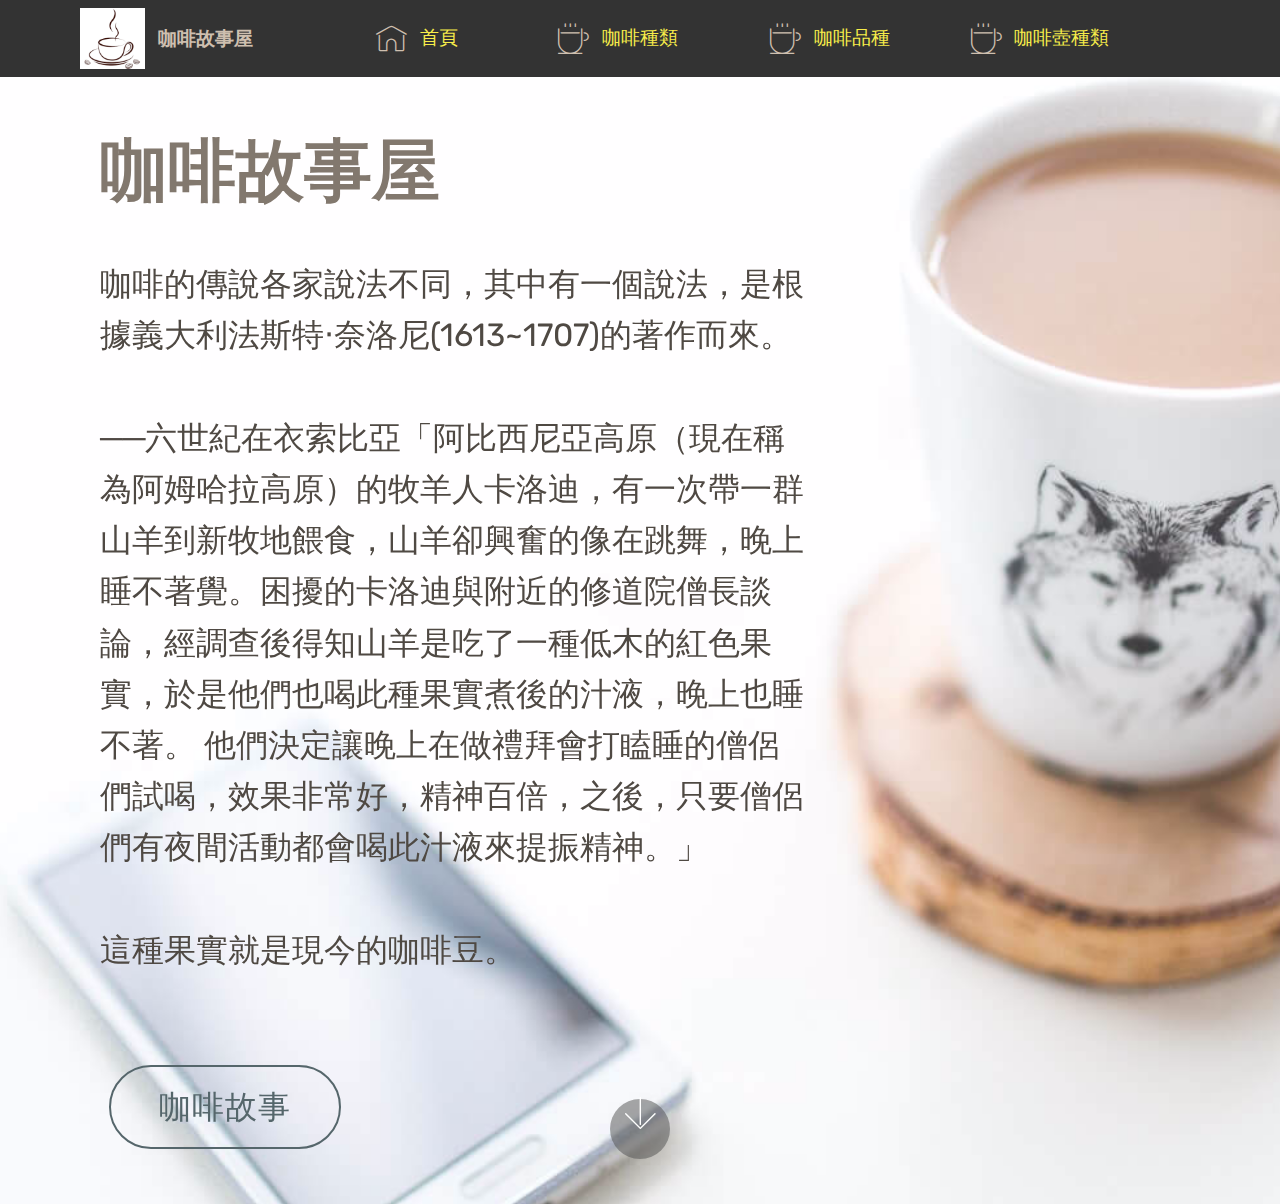
<file: index.html>
<!DOCTYPE html>
<html >
<head>
  <!-- Site made with Mobirise Website Builder v4.8.3, https://mobirise.com -->
  <meta charset="UTF-8">
  <meta http-equiv="X-UA-Compatible" content="IE=edge">
  <meta name="generator" content="Mobirise v4.8.3, mobirise.com">
  <meta name="viewport" content="width=device-width, initial-scale=1, minimum-scale=1">
  <link rel="shortcut icon" href="assets/images/-122x93.png" type="image/x-icon">
  <meta name="description" content="">
  <title>首頁</title>
  <link rel="stylesheet" href="assets/web/assets/mobirise-icons/mobirise-icons.css">
  <link rel="stylesheet" href="assets/tether/tether.min.css">
  <link rel="stylesheet" href="assets/bootstrap/css/bootstrap.min.css">
  <link rel="stylesheet" href="assets/bootstrap/css/bootstrap-grid.min.css">
  <link rel="stylesheet" href="assets/bootstrap/css/bootstrap-reboot.min.css">
  <link rel="stylesheet" href="assets/dropdown/css/style.css">
  <link rel="stylesheet" href="assets/theme/css/style.css">
  <link rel="stylesheet" href="assets/mobirise/css/mbr-additional.css" type="text/css">
  
  
  
</head>
<body>
  <section class="menu cid-qTkzRZLJNu" once="menu" id="menu1-0">

    

    <nav class="navbar navbar-expand beta-menu navbar-dropdown align-items-center navbar-fixed-top navbar-toggleable-sm">
        <button class="navbar-toggler navbar-toggler-right" type="button" data-toggle="collapse" data-target="#navbarSupportedContent" aria-controls="navbarSupportedContent" aria-expanded="false" aria-label="Toggle navigation">
            <div class="hamburger">
                <span></span>
                <span></span>
                <span></span>
                <span></span>
            </div>
        </button>
        <div class="menu-logo">
            <div class="navbar-brand">
                <span class="navbar-logo">
                    <a href="index.html">
                         <img src="assets/images/-122x93.png" alt="Mobirise" title="" style="height: 3.8rem;">
                    </a>
                </span>
                <span class="navbar-caption-wrap"><a class="navbar-caption text-danger display-7" href="index.html">咖啡故事屋</a></span>
            </div>
        </div>
        <div class="collapse navbar-collapse" id="navbarSupportedContent">
            <ul class="navbar-nav nav-dropdown nav-right" data-app-modern-menu="true"><li class="nav-item">
                    <a class="nav-link link text-success display-7" href="index.html"><span class="mbri-home mbr-iconfont mbr-iconfont-btn" style="color: rgb(206, 191, 175);"></span>首頁 &nbsp; &nbsp; &nbsp; &nbsp; &nbsp; &nbsp; &nbsp; &nbsp; &nbsp; &nbsp;</a>
                </li><li class="nav-item"><a class="nav-link link text-success display-7" href="page2.html"><span class="mbri-hot-cup mbr-iconfont mbr-iconfont-btn" style="color: rgb(206, 191, 175);"></span>咖啡種類 &nbsp; &nbsp; &nbsp; &nbsp; &nbsp; &nbsp; &nbsp; &nbsp; &nbsp;</a></li><li class="nav-item"><a class="nav-link link text-success display-7" href="page1.html"><span class="mbri-hot-cup mbr-iconfont mbr-iconfont-btn" style="color: rgb(206, 191, 175);"></span>咖啡品種 &nbsp; &nbsp; &nbsp; &nbsp; &nbsp; &nbsp; &nbsp;&nbsp;</a></li><li class="nav-item"><a class="nav-link link text-success display-7" href="page3.html"><span class="mbri-hot-cup mbr-iconfont mbr-iconfont-btn" style="color: rgb(206, 191, 175);"></span>咖啡壺種類&nbsp; &nbsp; &nbsp; &nbsp; &nbsp; &nbsp; &nbsp; &nbsp;</a></li><li class="nav-item"><a class="nav-link link text-success display-7" href="https://mobirise.com"></a></li></ul>
            
        </div>
    </nav>
</section>

<section class="engine"><a href="https://mobiri.se/e">how to make a website</a></section><section class="header9 cid-r4R7eezsi0 mbr-fullscreen mbr-parallax-background" id="header9-j">

    

    

    <div class="container">
        <div class="media-container-column mbr-white col-md-8">
            <h1 class="mbr-section-title align-left mbr-bold pb-3 mbr-fonts-style display-1"><br>咖啡故事屋</h1>
            <h3 class="mbr-section-subtitle align-left mbr-light pb-3 mbr-fonts-style display-2"></h3>
            <p class="mbr-text align-left pb-3 mbr-fonts-style display-5">咖啡的傳說各家說法不同，其中有一個說法，是根據義大利法斯特‧奈洛尼(1613~1707)的著作而來。
<br>
<br>──六世紀在衣索比亞「阿比西尼亞高原（現在稱為阿姆哈拉高原）的牧羊人卡洛迪，有一次帶一群山羊到新牧地餵食，山羊卻興奮的像在跳舞，晚上睡不著覺。困擾的卡洛迪與附近的修道院僧長談論，經調查後得知山羊是吃了一種低木的紅色果實，於是他們也喝此種果實煮後的汁液，晚上也睡不著。 他們決定讓晚上在做禮拜會打瞌睡的僧侶們試喝，效果非常好，精神百倍，之後，只要僧侶們有夜間活動都會喝此汁液來提振精神。」
<br>
<br>這種果實就是現今的咖啡豆。<br>
<br>
            </p>
            <div class="mbr-section-btn align-left"><a class="btn btn-md btn-warning-outline display-5" href="https://www.youtube.com/watch?v=K2x3WgZIUCE" target="_blank">咖啡故事</a></div>
        </div>
    </div>

    <div class="mbr-arrow hidden-sm-down" aria-hidden="true">
        <a href="#next">
            <i class="mbri-down mbr-iconfont"></i>
        </a>
    </div>
</section>


  <script src="assets/web/assets/jquery/jquery.min.js"></script>
  <script src="assets/popper/popper.min.js"></script>
  <script src="assets/tether/tether.min.js"></script>
  <script src="assets/bootstrap/js/bootstrap.min.js"></script>
  <script src="assets/smoothscroll/smooth-scroll.js"></script>
  <script src="assets/dropdown/js/script.min.js"></script>
  <script src="assets/touchswipe/jquery.touch-swipe.min.js"></script>
  <script src="assets/parallax/jarallax.min.js"></script>
  <script src="assets/theme/js/script.js"></script>
  
  
</body>
</html>
</file>
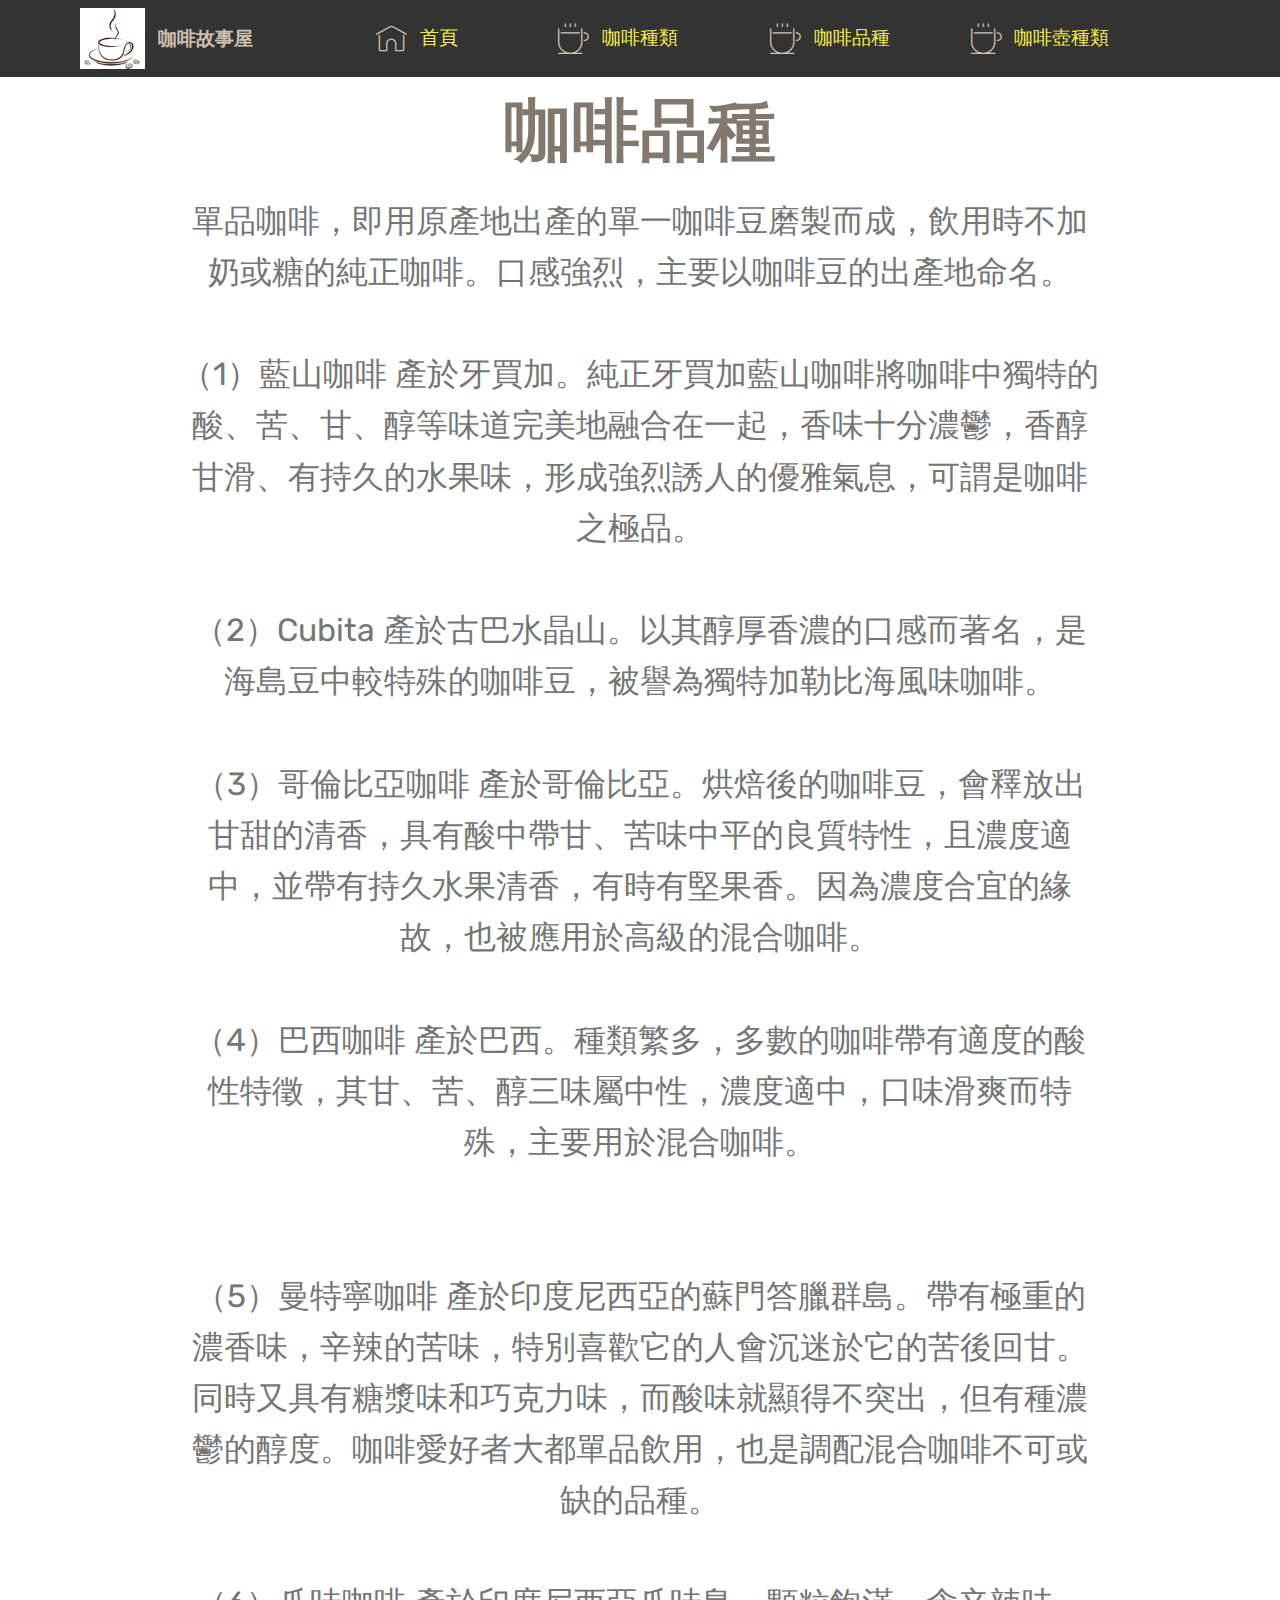
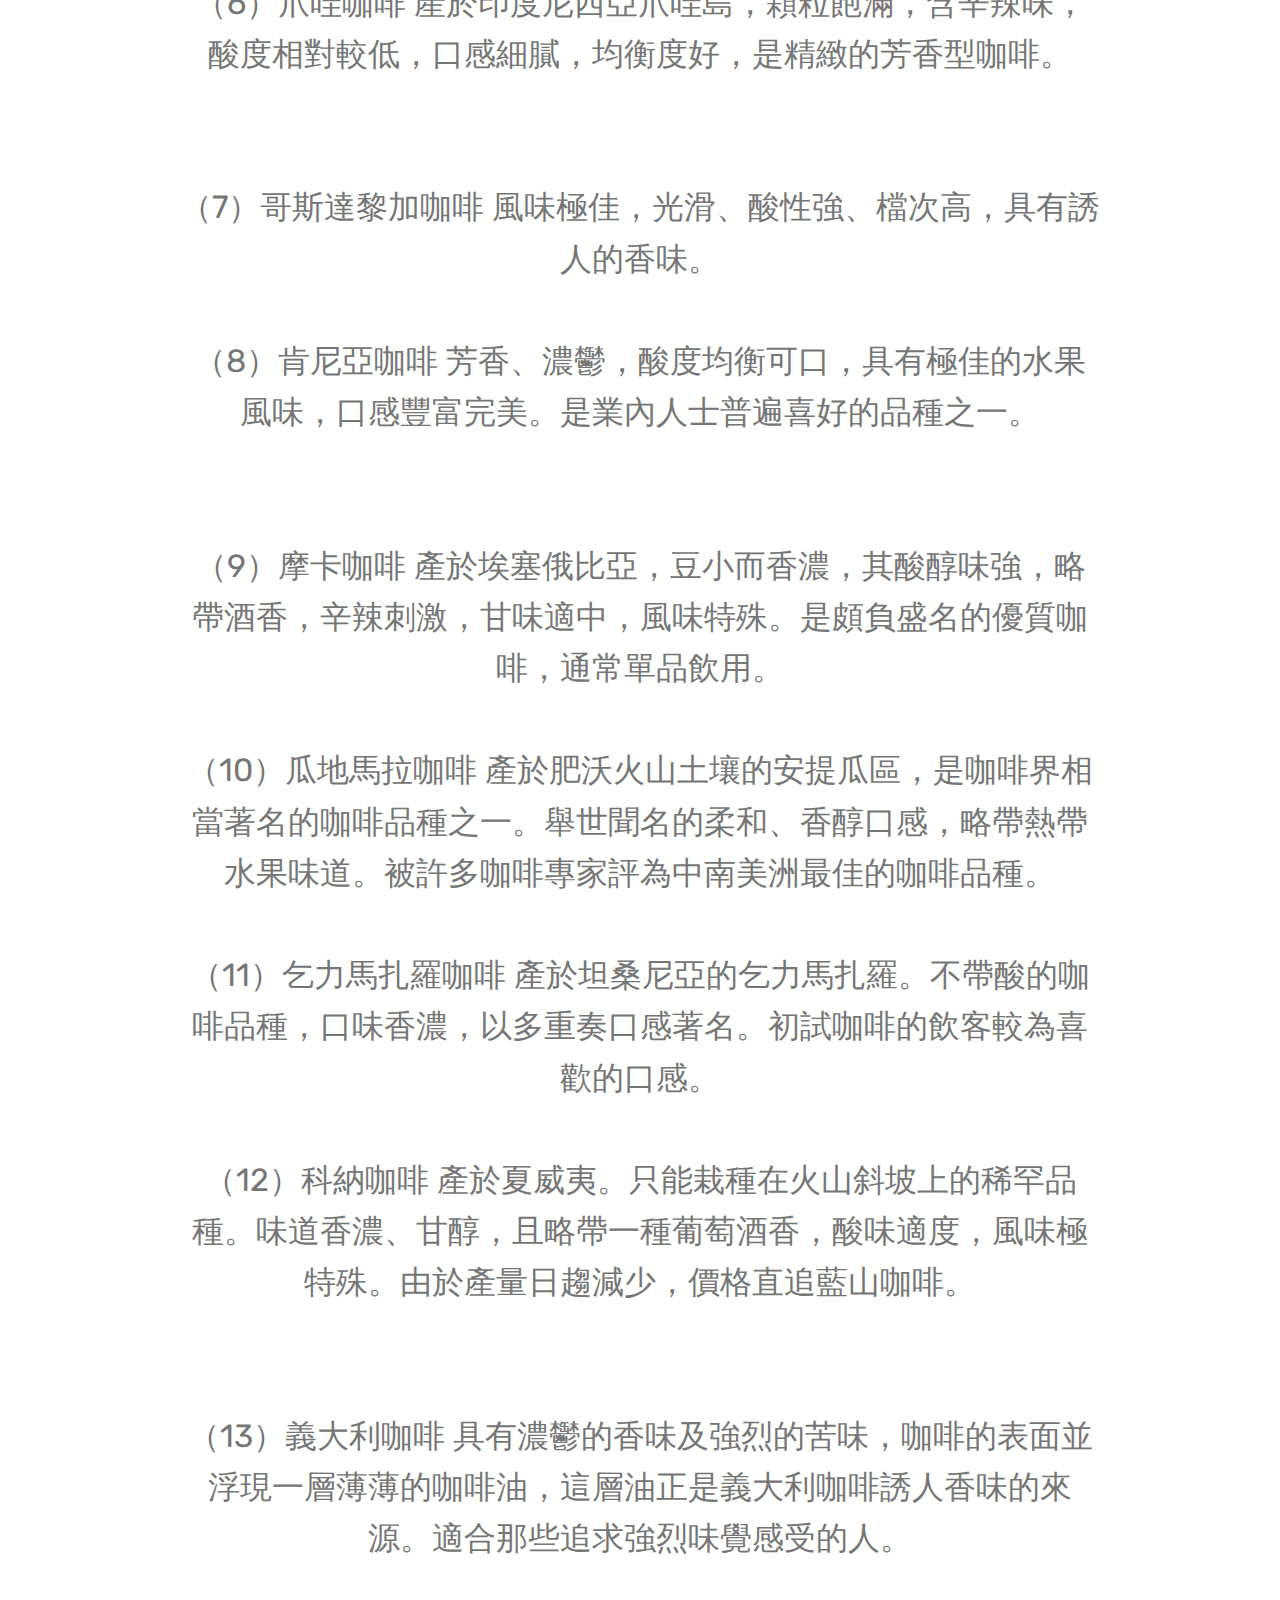
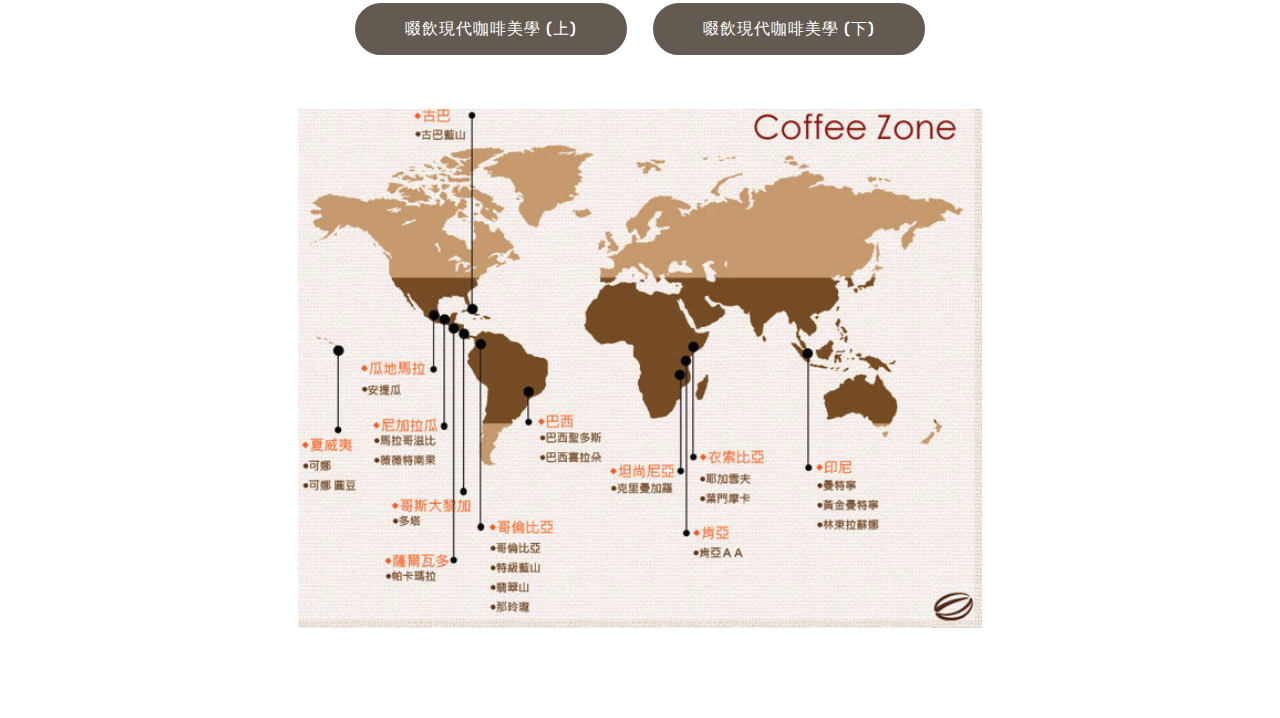
<file: page1.html>
<!DOCTYPE html>
<html >
<head>
  <!-- Site made with Mobirise Website Builder v4.8.3, https://mobirise.com -->
  <meta charset="UTF-8">
  <meta http-equiv="X-UA-Compatible" content="IE=edge">
  <meta name="generator" content="Mobirise v4.8.3, mobirise.com">
  <meta name="viewport" content="width=device-width, initial-scale=1, minimum-scale=1">
  <link rel="shortcut icon" href="assets/images/-122x93.png" type="image/x-icon">
  <meta name="description" content="Site Builder Description">
  <title>咖啡品種</title>
  <link rel="stylesheet" href="assets/web/assets/mobirise-icons/mobirise-icons.css">
  <link rel="stylesheet" href="assets/tether/tether.min.css">
  <link rel="stylesheet" href="assets/bootstrap/css/bootstrap.min.css">
  <link rel="stylesheet" href="assets/bootstrap/css/bootstrap-grid.min.css">
  <link rel="stylesheet" href="assets/bootstrap/css/bootstrap-reboot.min.css">
  <link rel="stylesheet" href="assets/dropdown/css/style.css">
  <link rel="stylesheet" href="assets/theme/css/style.css">
  <link rel="stylesheet" href="assets/mobirise/css/mbr-additional.css" type="text/css">
  
  
  
</head>
<body>
  <section class="menu cid-qTkzRZLJNu" once="menu" id="menu1-s">

    

    <nav class="navbar navbar-expand beta-menu navbar-dropdown align-items-center navbar-fixed-top navbar-toggleable-sm">
        <button class="navbar-toggler navbar-toggler-right" type="button" data-toggle="collapse" data-target="#navbarSupportedContent" aria-controls="navbarSupportedContent" aria-expanded="false" aria-label="Toggle navigation">
            <div class="hamburger">
                <span></span>
                <span></span>
                <span></span>
                <span></span>
            </div>
        </button>
        <div class="menu-logo">
            <div class="navbar-brand">
                <span class="navbar-logo">
                    <a href="index.html">
                         <img src="assets/images/-122x93.png" alt="Mobirise" title="" style="height: 3.8rem;">
                    </a>
                </span>
                <span class="navbar-caption-wrap"><a class="navbar-caption text-danger display-7" href="index.html">咖啡故事屋</a></span>
            </div>
        </div>
        <div class="collapse navbar-collapse" id="navbarSupportedContent">
            <ul class="navbar-nav nav-dropdown nav-right" data-app-modern-menu="true"><li class="nav-item">
                    <a class="nav-link link text-success display-7" href="index.html"><span class="mbri-home mbr-iconfont mbr-iconfont-btn" style="color: rgb(206, 191, 175);"></span>首頁 &nbsp; &nbsp; &nbsp; &nbsp; &nbsp; &nbsp; &nbsp; &nbsp; &nbsp; &nbsp;</a>
                </li><li class="nav-item"><a class="nav-link link text-success display-7" href="page2.html"><span class="mbri-hot-cup mbr-iconfont mbr-iconfont-btn" style="color: rgb(206, 191, 175);"></span>咖啡種類 &nbsp; &nbsp; &nbsp; &nbsp; &nbsp; &nbsp; &nbsp; &nbsp; &nbsp;</a></li><li class="nav-item"><a class="nav-link link text-success display-7" href="page1.html"><span class="mbri-hot-cup mbr-iconfont mbr-iconfont-btn" style="color: rgb(206, 191, 175);"></span>咖啡品種 &nbsp; &nbsp; &nbsp; &nbsp; &nbsp; &nbsp; &nbsp;&nbsp;</a></li><li class="nav-item"><a class="nav-link link text-success display-7" href="page3.html"><span class="mbri-hot-cup mbr-iconfont mbr-iconfont-btn" style="color: rgb(206, 191, 175);"></span>咖啡壺種類&nbsp; &nbsp; &nbsp; &nbsp; &nbsp; &nbsp; &nbsp; &nbsp;</a></li><li class="nav-item"><a class="nav-link link text-success display-7" href="https://mobirise.com"></a></li></ul>
            
        </div>
    </nav>
</section>

<section class="engine"><a href="https://mobiri.se/k">develop free website</a></section><section class="header4 cid-raHq6wYE0u" id="header4-x">

    

    

    <div class="container">
        <div class="row justify-content-md-center">
            <div class="media-content col-md-10">
                <h1 class="mbr-section-title align-center mbr-white pb-3 mbr-bold mbr-fonts-style display-1">
                    咖啡品種</h1>
                
                <div class="mbr-text align-center mbr-white pb-3">
                    <p class="mbr-text mbr-fonts-style display-5">單品咖啡，即用原產地出產的單一咖啡豆磨製而成，飲用時不加奶或糖的純正咖啡。口感強烈，主要以咖啡豆的出產地命名。<br><br>（1）藍山咖啡 產於牙買加。純正牙買加藍山咖啡將咖啡中獨特的酸、苦、甘、醇等味道完美地融合在一起，香味十分濃鬱，香醇甘滑、有持久的水果味，形成強烈誘人的優雅氣息，可謂是咖啡之極品。
<br>
<br>（2）Cubita 產於古巴水晶山。以其醇厚香濃的口感而著名，是海島豆中較特殊的咖啡豆，被譽為獨特加勒比海風味咖啡。
<br>
<br>（3）哥倫比亞咖啡 產於哥倫比亞。烘焙後的咖啡豆，會釋放出甘甜的清香，具有酸中帶甘、苦味中平的良質特性，且濃度適中，並帶有持久水果清香，有時有堅果香。因為濃度合宜的緣故，也被應用於高級的混合咖啡。
<br>
<br>（4）巴西咖啡 產於巴西。種類繁多，多數的咖啡帶有適度的酸性特徵，其甘、苦、醇三味屬中性，濃度適中，口味滑爽而特殊，主要用於混合咖啡。
<br>
<br>
<br>（5）曼特寧咖啡 產於印度尼西亞的蘇門答臘群島。帶有極重的濃香味，辛辣的苦味，特別喜歡它的人會沉迷於它的苦後回甘。同時又具有糖漿味和巧克力味，而酸味就顯得不突出，但有種濃鬱的醇度。咖啡愛好者大都單品飲用，也是調配混合咖啡不可或缺的品種。
<br>
<br>（6）爪哇咖啡 產於印度尼西亞爪哇島，顆粒飽滿，含辛辣味，酸度相對較低，口感細膩，均衡度好，是精緻的芳香型咖啡。
<br>
<br>
<br>（7）哥斯達黎加咖啡 風味極佳，光滑、酸性強、檔次高，具有誘人的香味。
<br>
<br>（8）肯尼亞咖啡 芳香、濃鬱，酸度均衡可口，具有極佳的水果風味，口感豐富完美。是業內人士普遍喜好的品種之一。
<br>
<br>
<br>（9）摩卡咖啡 產於埃塞俄比亞，豆小而香濃，其酸醇味強，略帶酒香，辛辣刺激，甘味適中，風味特殊。是頗負盛名的優質咖啡，通常單品飲用。
<br>
<br>（10）瓜地馬拉咖啡 產於肥沃火山土壤的安提瓜區，是咖啡界相當著名的咖啡品種之一。舉世聞名的柔和、香醇口感，略帶熱帶水果味道。被許多咖啡專家評為中南美洲最佳的咖啡品種。
<br>
<br>（11）乞力馬扎羅咖啡 產於坦桑尼亞的乞力馬扎羅。不帶酸的咖啡品種，口味香濃，以多重奏口感著名。初試咖啡的飲客較為喜歡的口感。
<br>
<br>（12）科納咖啡 產於夏威夷。只能栽種在火山斜坡上的稀罕品種。味道香濃、甘醇，且略帶一種葡萄酒香，酸味適度，風味極特殊。由於產量日趨減少，價格直追藍山咖啡。
<br>
<br>
<br>（13）義大利咖啡 具有濃鬱的香味及強烈的苦味，咖啡的表面並浮現一層薄薄的咖啡油，這層油正是義大利咖啡誘人香味的來源。適合那些追求強烈味覺感受的人。<br></p>
                </div>
                <div class="mbr-section-btn align-center"><a class="btn btn-md btn-info display-4" href="https://www.youtube.com/watch?v=3MANLcMOM8A&list=PLxDB5UM-WzHDVsQFGr89Ua0l_5dH-wNFN">啜飲現代咖啡美學 (上)</a>
                    <a class="btn btn-md btn-info display-4" href="https://www.youtube.com/watch?v=JzEDTPQ6BQY">啜飲現代咖啡美學 (下)</a></div>
            </div>
            <div class="mbr-figure pt-5">
                <img src="assets/images/-634x490.jpg" alt="Mobirise" title="" style="width: 60%;">
            </div>
        </div>
    </div>
</section>


  <script src="assets/web/assets/jquery/jquery.min.js"></script>
  <script src="assets/popper/popper.min.js"></script>
  <script src="assets/tether/tether.min.js"></script>
  <script src="assets/bootstrap/js/bootstrap.min.js"></script>
  <script src="assets/smoothscroll/smooth-scroll.js"></script>
  <script src="assets/dropdown/js/script.min.js"></script>
  <script src="assets/touchswipe/jquery.touch-swipe.min.js"></script>
  <script src="assets/theme/js/script.js"></script>
  
  
</body>
</html>
</file>
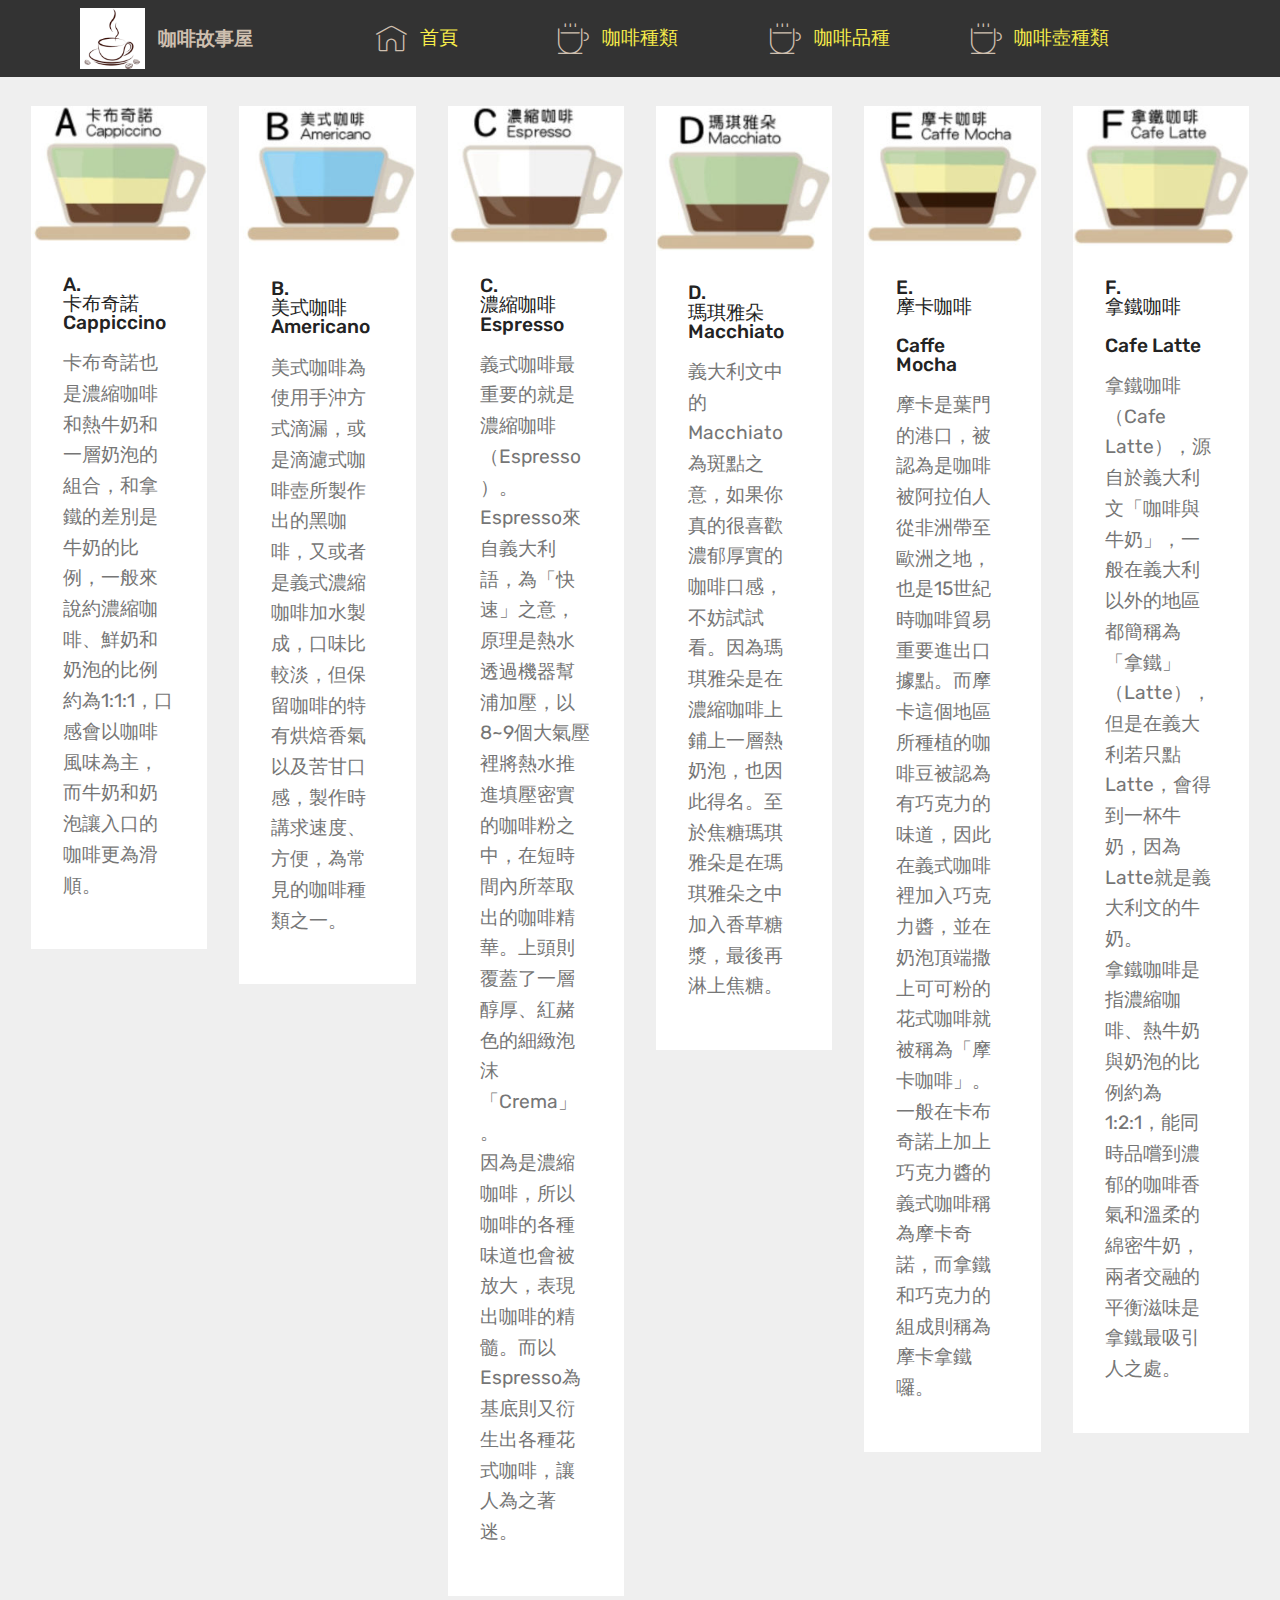
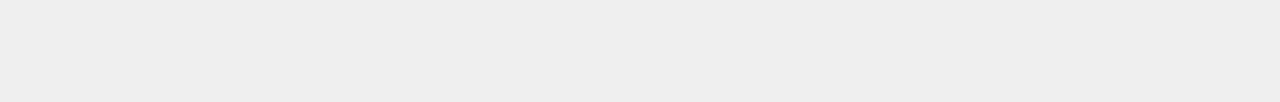
<file: page2.html>
<!DOCTYPE html>
<html >
<head>
  <!-- Site made with Mobirise Website Builder v4.8.3, https://mobirise.com -->
  <meta charset="UTF-8">
  <meta http-equiv="X-UA-Compatible" content="IE=edge">
  <meta name="generator" content="Mobirise v4.8.3, mobirise.com">
  <meta name="viewport" content="width=device-width, initial-scale=1, minimum-scale=1">
  <link rel="shortcut icon" href="assets/images/-122x93.png" type="image/x-icon">
  <meta name="description" content="Web Page Builder Description">
  <title>咖啡種類</title>
  <link rel="stylesheet" href="assets/web/assets/mobirise-icons/mobirise-icons.css">
  <link rel="stylesheet" href="assets/tether/tether.min.css">
  <link rel="stylesheet" href="assets/bootstrap/css/bootstrap.min.css">
  <link rel="stylesheet" href="assets/bootstrap/css/bootstrap-grid.min.css">
  <link rel="stylesheet" href="assets/bootstrap/css/bootstrap-reboot.min.css">
  <link rel="stylesheet" href="assets/dropdown/css/style.css">
  <link rel="stylesheet" href="assets/theme/css/style.css">
  <link rel="stylesheet" href="assets/mobirise/css/mbr-additional.css" type="text/css">
  
  
  
</head>
<body>
  <section class="menu cid-qTkzRZLJNu" once="menu" id="menu1-t">

    

    <nav class="navbar navbar-expand beta-menu navbar-dropdown align-items-center navbar-fixed-top navbar-toggleable-sm">
        <button class="navbar-toggler navbar-toggler-right" type="button" data-toggle="collapse" data-target="#navbarSupportedContent" aria-controls="navbarSupportedContent" aria-expanded="false" aria-label="Toggle navigation">
            <div class="hamburger">
                <span></span>
                <span></span>
                <span></span>
                <span></span>
            </div>
        </button>
        <div class="menu-logo">
            <div class="navbar-brand">
                <span class="navbar-logo">
                    <a href="index.html">
                         <img src="assets/images/-122x93.png" alt="Mobirise" title="" style="height: 3.8rem;">
                    </a>
                </span>
                <span class="navbar-caption-wrap"><a class="navbar-caption text-danger display-7" href="index.html">咖啡故事屋</a></span>
            </div>
        </div>
        <div class="collapse navbar-collapse" id="navbarSupportedContent">
            <ul class="navbar-nav nav-dropdown nav-right" data-app-modern-menu="true"><li class="nav-item">
                    <a class="nav-link link text-success display-7" href="index.html"><span class="mbri-home mbr-iconfont mbr-iconfont-btn" style="color: rgb(206, 191, 175);"></span>首頁 &nbsp; &nbsp; &nbsp; &nbsp; &nbsp; &nbsp; &nbsp; &nbsp; &nbsp; &nbsp;</a>
                </li><li class="nav-item"><a class="nav-link link text-success display-7" href="page2.html"><span class="mbri-hot-cup mbr-iconfont mbr-iconfont-btn" style="color: rgb(206, 191, 175);"></span>咖啡種類 &nbsp; &nbsp; &nbsp; &nbsp; &nbsp; &nbsp; &nbsp; &nbsp; &nbsp;</a></li><li class="nav-item"><a class="nav-link link text-success display-7" href="page1.html"><span class="mbri-hot-cup mbr-iconfont mbr-iconfont-btn" style="color: rgb(206, 191, 175);"></span>咖啡品種 &nbsp; &nbsp; &nbsp; &nbsp; &nbsp; &nbsp; &nbsp;&nbsp;</a></li><li class="nav-item"><a class="nav-link link text-success display-7" href="page3.html"><span class="mbri-hot-cup mbr-iconfont mbr-iconfont-btn" style="color: rgb(206, 191, 175);"></span>咖啡壺種類&nbsp; &nbsp; &nbsp; &nbsp; &nbsp; &nbsp; &nbsp; &nbsp;</a></li><li class="nav-item"><a class="nav-link link text-success display-7" href="https://mobirise.com"></a></li></ul>
            
        </div>
    </nav>
</section>

<section class="engine"><a href="https://mobiri.se/u">bootstrap responsive templates</a></section><section class="features17 cid-raHCgRW6sV" id="features17-y">
    
    

    
    <div class="container-fluid">
        <div class="media-container-row">
            <div class="card p-3 col-12 col-md-6 col-lg-2">
                <div class="card-wrapper">
                    <div class="card-img">
                        <img src="assets/images/a-236x209.jpg" alt="Mobirise" title="">
                    </div>
                    <div class="card-box">
                        <h4 class="card-title pb-3 mbr-fonts-style display-7">
                            A.
                        <div>卡布奇諾 Cappiccino</div></h4>
                        <p class="mbr-text mbr-fonts-style display-7">
                            卡布奇諾也是濃縮咖啡和熱牛奶和一層奶泡的組合，和拿鐵的差別是牛奶的比例，一般來說約濃縮咖啡、鮮奶和奶泡的比例約為1:1:1，口感會以咖啡風味為主，而牛奶和奶泡讓入口的咖啡更為滑順。
                        </p>
                    </div>
                </div>
            </div>

            <div class="card p-3 col-12 col-md-6 col-lg-2">
                <div class="card-wrapper">
                    <div class="card-img">
                        <img src="assets/images/b-270x228.jpg" alt="Mobirise" title="">
                    </div>
                    <div class="card-box">
                        <h4 class="card-title pb-3 mbr-fonts-style display-7">
                            B.
                        <div>美式咖啡 Americano</div></h4>
                        <p class="mbr-text mbr-fonts-style display-7">
                            美式咖啡為使用手沖方式滴漏，或是滴濾式咖啡壺所製作出的黑咖啡，又或者是義式濃縮咖啡加水製成，口味比較淡，但保留咖啡的特有烘焙香氣以及苦甘口感，製作時講求速度、方便，為常見的咖啡種類之一。
                        </p>
                    </div>
                </div>
            </div>

            <div class="card p-3 col-12 col-md-6 col-lg-2">
                <div class="card-wrapper">
                    <div class="card-img">
                        <img src="assets/images/c-255x203.jpg" alt="Mobirise" title="">
                    </div>
                    <div class="card-box">
                        <h4 class="card-title pb-3 mbr-fonts-style display-7">
                            C.
<div>濃縮咖啡Espresso</div></h4>
                        <p class="mbr-text mbr-fonts-style display-7">義式咖啡最重要的就是濃縮咖啡（Espresso）。Espresso來自義大利語，為「快速」之意，原理是熱水透過機器幫浦加壓，以8~9個大氣壓裡將熱水推進填壓密實的咖啡粉之中，在短時間內所萃取出的咖啡精華。上頭則覆蓋了一層醇厚、紅赭色的細緻泡沫「Crema」。
<br>因為是濃縮咖啡，所以咖啡的各種味道也會被放大，表現出咖啡的精髓。而以Espresso為基底則又衍生出各種花式咖啡，讓人為之著迷。</p>
                    </div>
                </div>
            </div>

            <div class="card p-3 col-12 col-md-6 col-lg-2">
                <div class="card-wrapper">
                    <div class="card-img">
                        <img src="assets/images/d-233x211.jpg" alt="Mobirise" title="">
                    </div>
                    <div class="card-box">
                        <h4 class="card-title pb-3 mbr-fonts-style display-7">
                            D.
                        <div>瑪琪雅朵Macchiato</div></h4>
                        <p class="mbr-text mbr-fonts-style display-7">義大利文中的Macchiato為斑點之意，如果你真的很喜歡濃郁厚實的咖啡口感，不妨試試看。因為瑪琪雅朵是在濃縮咖啡上鋪上一層熱奶泡，也因此得名。至於焦糖瑪琪雅朵是在瑪琪雅朵之中加入香草糖漿，最後再淋上焦糖。&nbsp;<br></p>
                    </div>
                </div>
            </div>
            <div class="card p-3 col-12 col-md-6 col-lg-2">
                <div class="card-wrapper">
                    <div class="card-img">
                        <img src="assets/images/e-255x206.jpg" alt="Mobirise" title="">
                    </div>
                    <div class="card-box">
                        <h4 class="card-title pb-3 mbr-fonts-style display-7">E.
<div>摩卡咖啡 </div><br><div>Caffe Mocha</div></h4>
                        <p class="mbr-text mbr-fonts-style display-7">摩卡是葉門的港口，被認為是咖啡被阿拉伯人從非洲帶至歐洲之地，也是15世紀時咖啡貿易重要進出口據點。而摩卡這個地區所種植的咖啡豆被認為有巧克力的味道，因此在義式咖啡裡加入巧克力醬，並在奶泡頂端撒上可可粉的花式咖啡就被稱為「摩卡咖啡」。
<br>一般在卡布奇諾上加上巧克力醬的義式咖啡稱為摩卡奇諾，而拿鐵和巧克力的組成則稱為摩卡拿鐵囉。</p>
                    </div>
                </div>
            </div>
            <div class="card p-3 col-12 col-md-6 col-lg-2">
                <div class="card-wrapper">
                    <div class="card-img">
                        <img src="assets/images/f-258x202.jpg" alt="Mobirise" title="">
                    </div>
                    <div class="card-box">
                        <h4 class="card-title pb-3 mbr-fonts-style display-7">
                            F.
                        <div>拿鐵咖啡</div><br><div>Cafe Latte</div></h4>
                        <p class="mbr-text mbr-fonts-style display-7">拿鐵咖啡（Cafe Latte），源自於義大利文「咖啡與牛奶」，一般在義大利以外的地區都簡稱為「拿鐵」（Latte），但是在義大利若只點Latte，會得到一杯牛奶，因為Latte就是義大利文的牛奶。
<br>拿鐵咖啡是指濃縮咖啡、熱牛奶與奶泡的比例約為1:2:1，能同時品嚐到濃郁的咖啡香氣和溫柔的綿密牛奶，兩者交融的平衡滋味是拿鐵最吸引人之處。</p>
                    </div>
                </div>
            </div>
        </div>
    </div>
</section>


  <script src="assets/web/assets/jquery/jquery.min.js"></script>
  <script src="assets/popper/popper.min.js"></script>
  <script src="assets/tether/tether.min.js"></script>
  <script src="assets/bootstrap/js/bootstrap.min.js"></script>
  <script src="assets/smoothscroll/smooth-scroll.js"></script>
  <script src="assets/dropdown/js/script.min.js"></script>
  <script src="assets/touchswipe/jquery.touch-swipe.min.js"></script>
  <script src="assets/theme/js/script.js"></script>
  
  
</body>
</html>
</file>
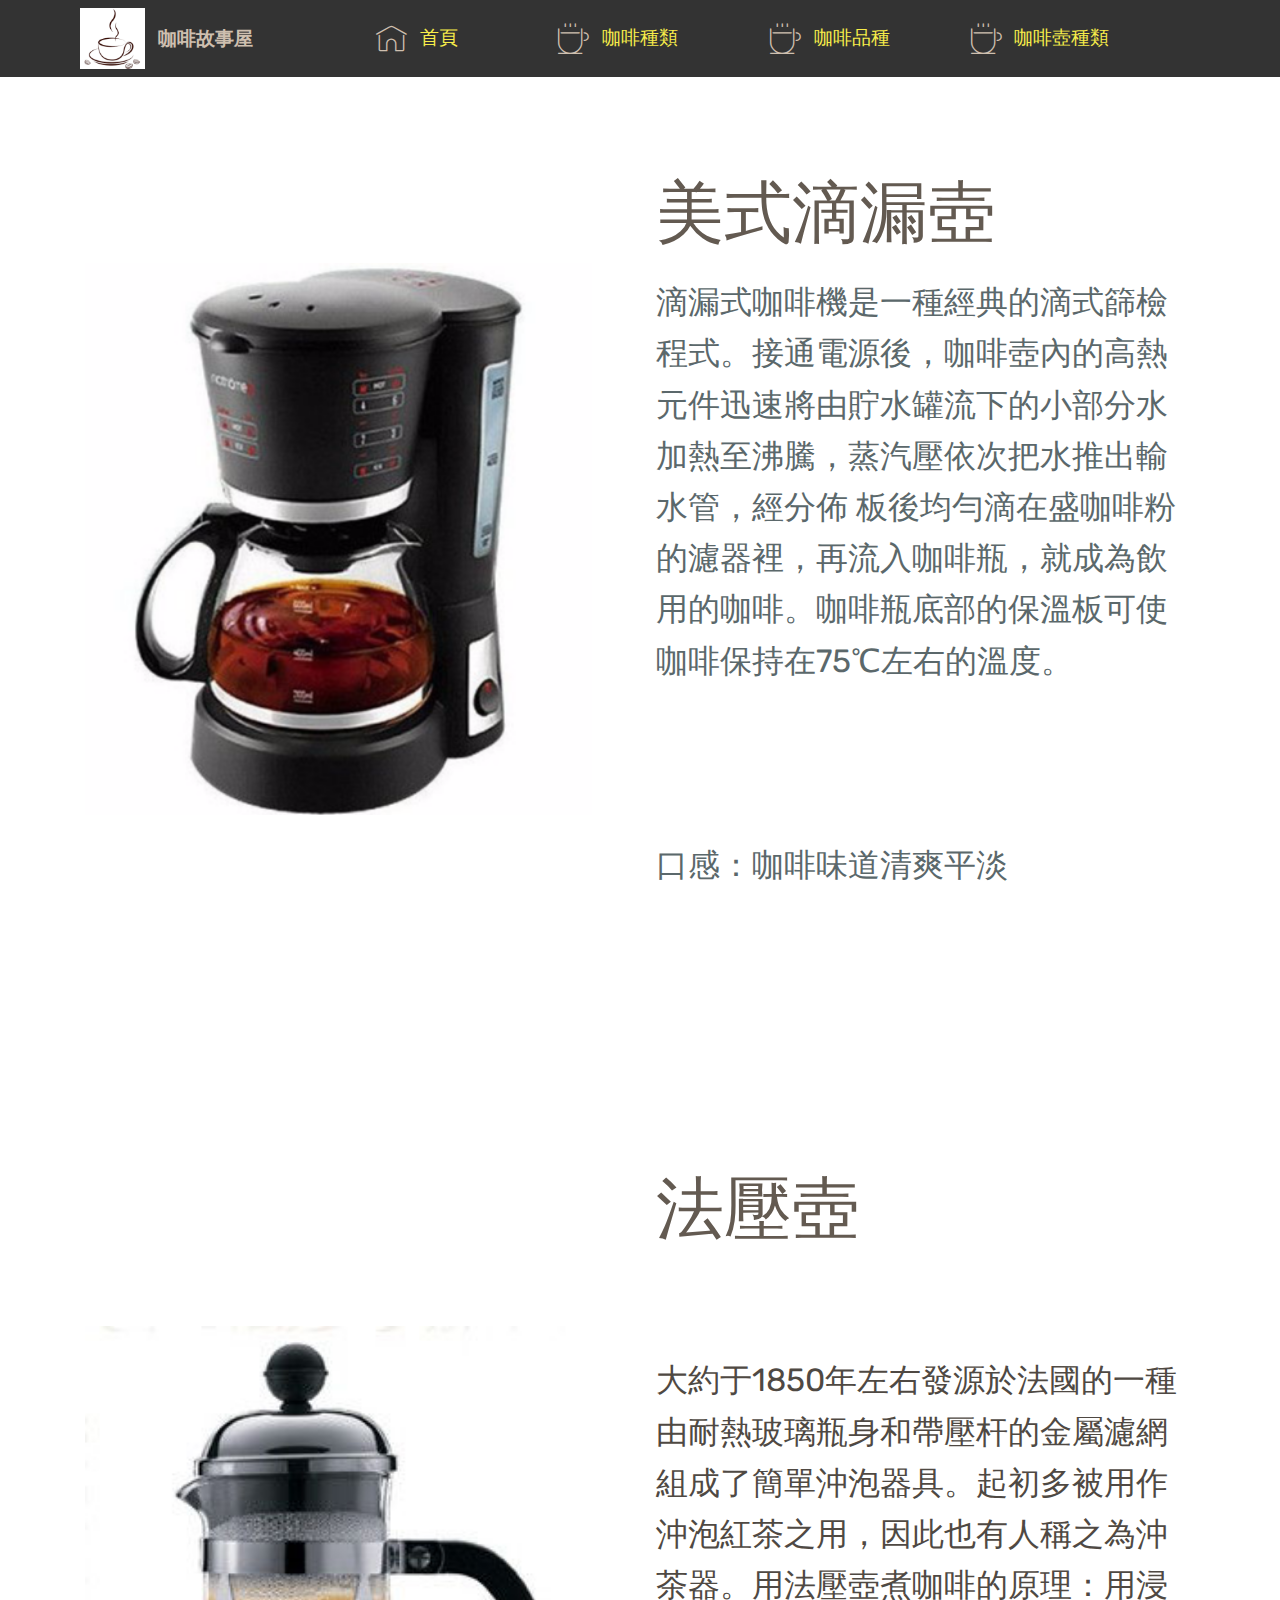
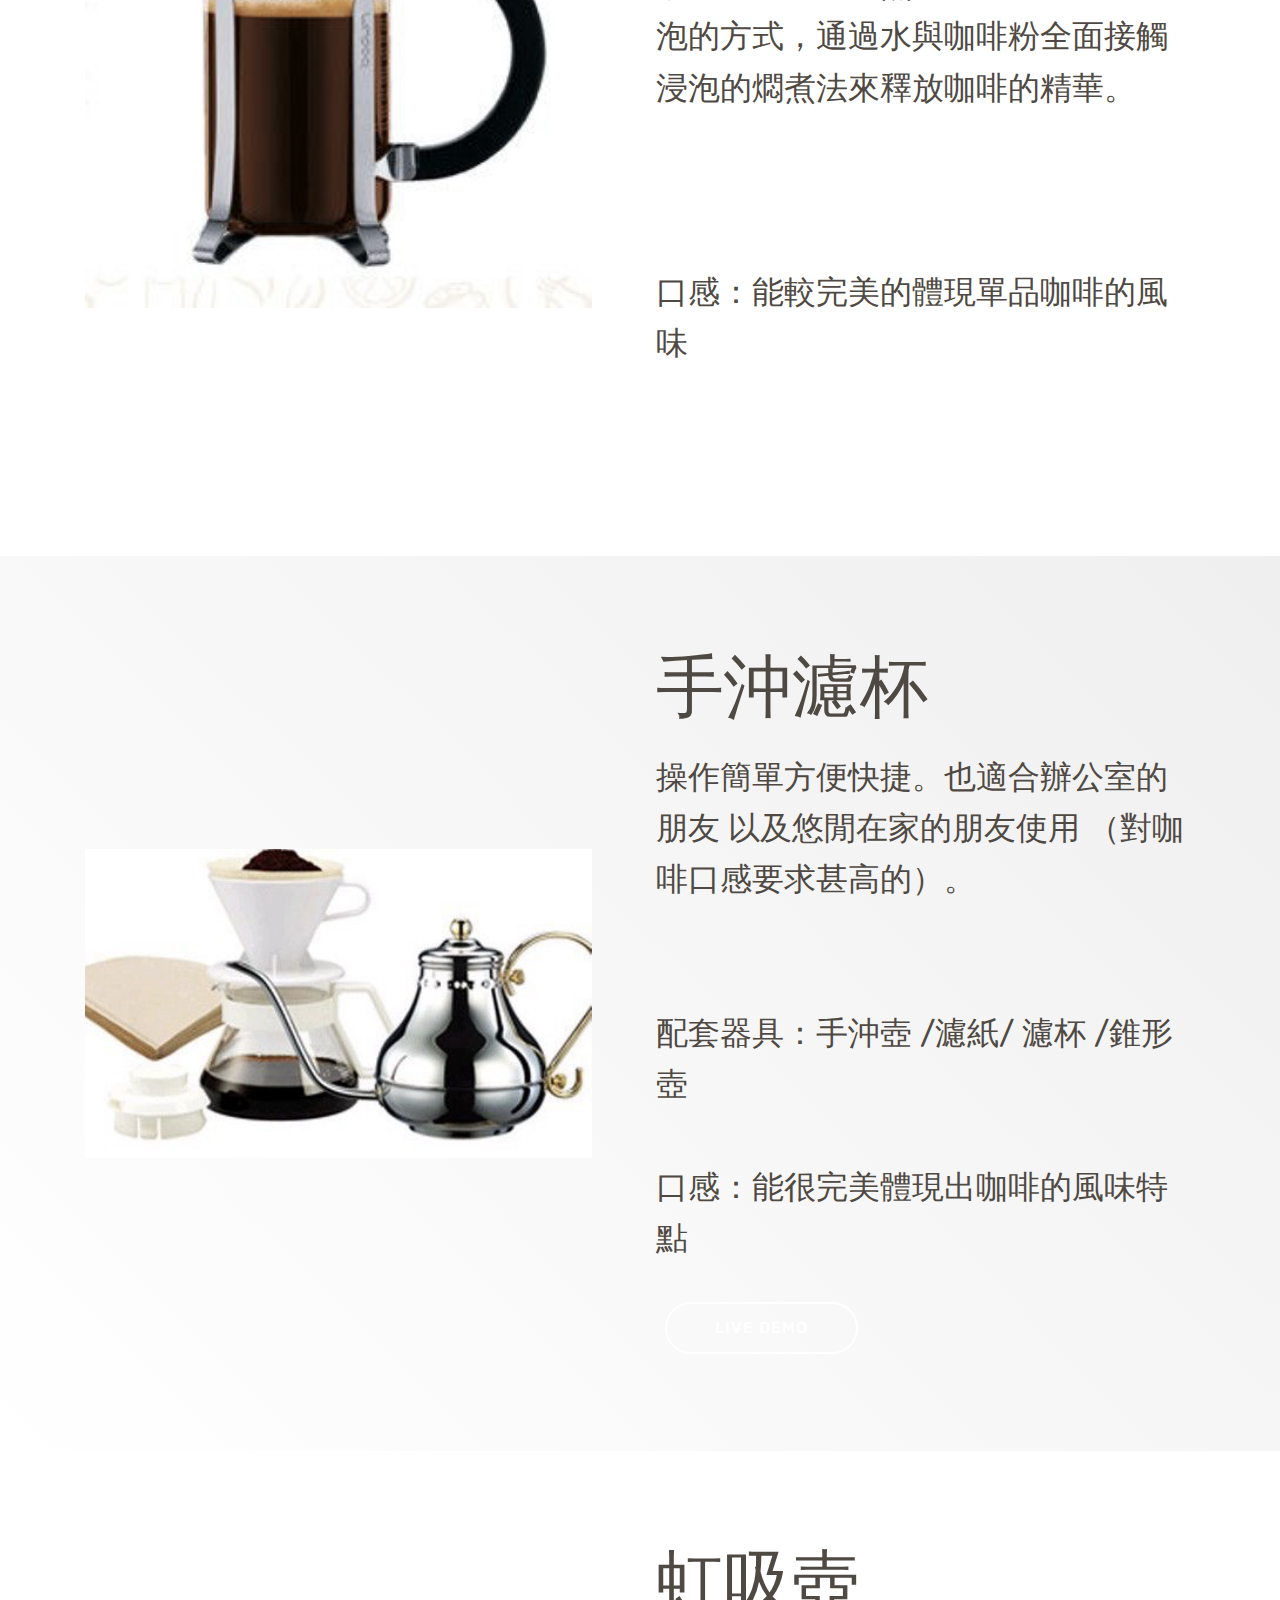
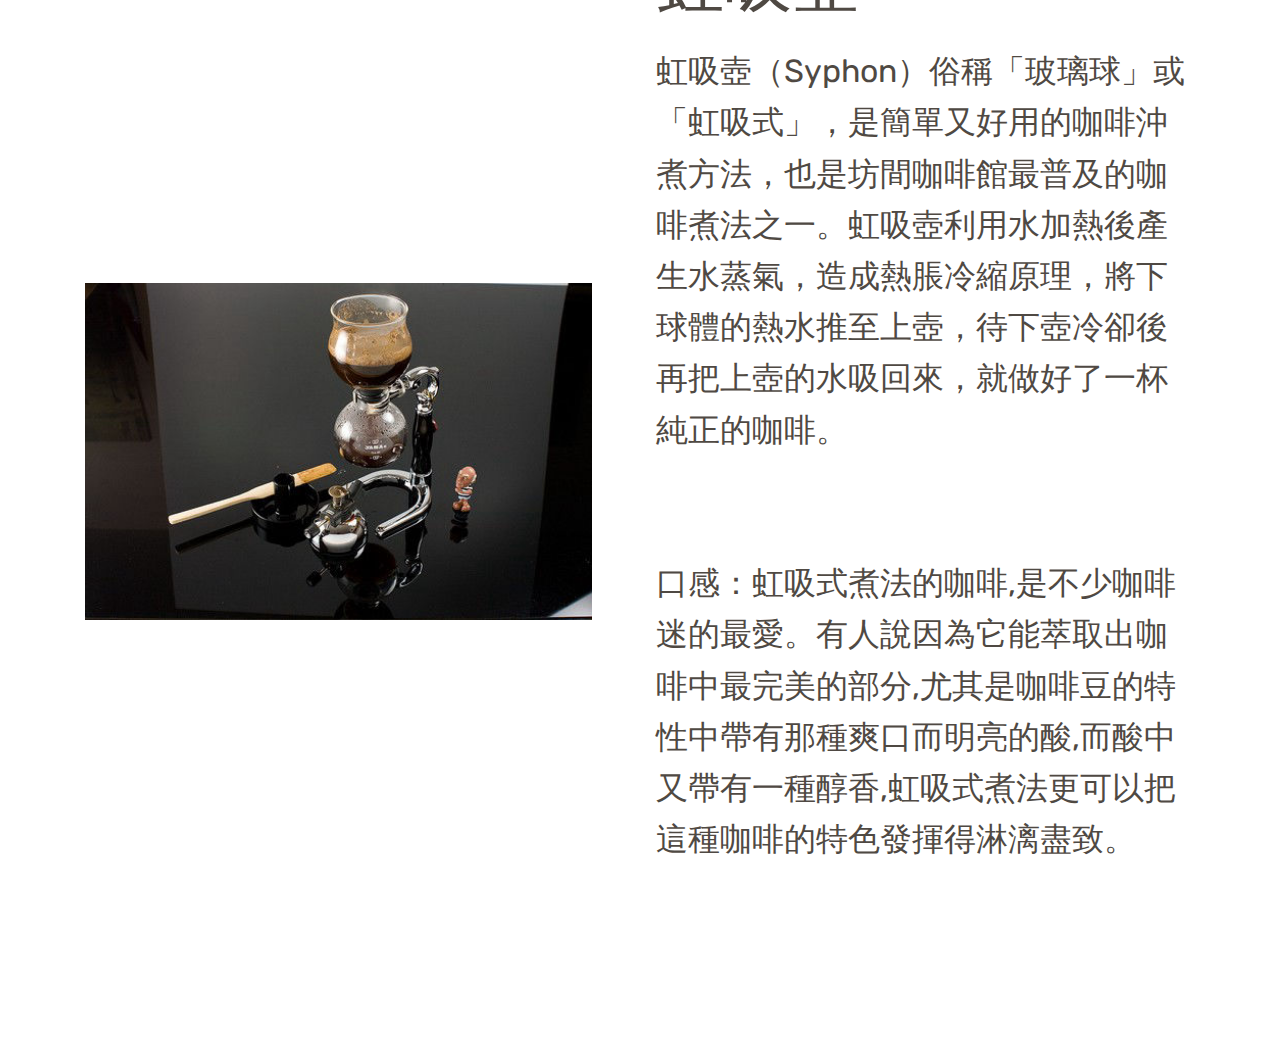
<file: page3.html>
<!DOCTYPE html>
<html >
<head>
  <!-- Site made with Mobirise Website Builder v4.8.3, https://mobirise.com -->
  <meta charset="UTF-8">
  <meta http-equiv="X-UA-Compatible" content="IE=edge">
  <meta name="generator" content="Mobirise v4.8.3, mobirise.com">
  <meta name="viewport" content="width=device-width, initial-scale=1, minimum-scale=1">
  <link rel="shortcut icon" href="assets/images/-122x93.png" type="image/x-icon">
  <meta name="description" content="Website Creator Description">
  <title>咖啡壺種類</title>
  <link rel="stylesheet" href="assets/web/assets/mobirise-icons/mobirise-icons.css">
  <link rel="stylesheet" href="assets/tether/tether.min.css">
  <link rel="stylesheet" href="assets/bootstrap/css/bootstrap.min.css">
  <link rel="stylesheet" href="assets/bootstrap/css/bootstrap-grid.min.css">
  <link rel="stylesheet" href="assets/bootstrap/css/bootstrap-reboot.min.css">
  <link rel="stylesheet" href="assets/dropdown/css/style.css">
  <link rel="stylesheet" href="assets/theme/css/style.css">
  <link rel="stylesheet" href="assets/mobirise/css/mbr-additional.css" type="text/css">
  
  
  
</head>
<body>
  <section class="menu cid-qTkzRZLJNu" once="menu" id="menu1-z">

    

    <nav class="navbar navbar-expand beta-menu navbar-dropdown align-items-center navbar-fixed-top navbar-toggleable-sm">
        <button class="navbar-toggler navbar-toggler-right" type="button" data-toggle="collapse" data-target="#navbarSupportedContent" aria-controls="navbarSupportedContent" aria-expanded="false" aria-label="Toggle navigation">
            <div class="hamburger">
                <span></span>
                <span></span>
                <span></span>
                <span></span>
            </div>
        </button>
        <div class="menu-logo">
            <div class="navbar-brand">
                <span class="navbar-logo">
                    <a href="index.html">
                         <img src="assets/images/-122x93.png" alt="Mobirise" title="" style="height: 3.8rem;">
                    </a>
                </span>
                <span class="navbar-caption-wrap"><a class="navbar-caption text-danger display-7" href="index.html">咖啡故事屋</a></span>
            </div>
        </div>
        <div class="collapse navbar-collapse" id="navbarSupportedContent">
            <ul class="navbar-nav nav-dropdown nav-right" data-app-modern-menu="true"><li class="nav-item">
                    <a class="nav-link link text-success display-7" href="index.html"><span class="mbri-home mbr-iconfont mbr-iconfont-btn" style="color: rgb(206, 191, 175);"></span>首頁 &nbsp; &nbsp; &nbsp; &nbsp; &nbsp; &nbsp; &nbsp; &nbsp; &nbsp; &nbsp;</a>
                </li><li class="nav-item"><a class="nav-link link text-success display-7" href="page2.html"><span class="mbri-hot-cup mbr-iconfont mbr-iconfont-btn" style="color: rgb(206, 191, 175);"></span>咖啡種類 &nbsp; &nbsp; &nbsp; &nbsp; &nbsp; &nbsp; &nbsp; &nbsp; &nbsp;</a></li><li class="nav-item"><a class="nav-link link text-success display-7" href="page1.html"><span class="mbri-hot-cup mbr-iconfont mbr-iconfont-btn" style="color: rgb(206, 191, 175);"></span>咖啡品種 &nbsp; &nbsp; &nbsp; &nbsp; &nbsp; &nbsp; &nbsp;&nbsp;</a></li><li class="nav-item"><a class="nav-link link text-success display-7" href="page3.html"><span class="mbri-hot-cup mbr-iconfont mbr-iconfont-btn" style="color: rgb(206, 191, 175);"></span>咖啡壺種類&nbsp; &nbsp; &nbsp; &nbsp; &nbsp; &nbsp; &nbsp; &nbsp;</a></li><li class="nav-item"><a class="nav-link link text-success display-7" href="https://mobirise.com"></a></li></ul>
            
        </div>
    </nav>
</section>

<section class="engine"><a href="https://mobiri.se/x">free css templates</a></section><section class="header3 cid-resRoxnkWM" id="header3-10">

    

    

    <div class="container">
        <div class="media-container-row">
            <div class="mbr-figure" style="width: 100%;">
                <img src="assets/images/1-495x497.jpg" alt="Mobirise" title="">
            </div>

            <div class="media-content">
                <h1 class="mbr-section-title mbr-white pb-3 mbr-fonts-style display-1">
                    <br>美式滴漏壺
                </h1>
                
                <div class="mbr-section-text mbr-white pb-3 ">
                    <p class="mbr-text mbr-fonts-style display-5">滴漏式咖啡機是一種經典的滴式篩檢程式。接通電源後，咖啡壺內的高熱元件迅速將由貯水罐流下的小部分水加熱至沸騰，蒸汽壓依次把水推出輸水管，經分佈 板後均勻滴在盛咖啡粉的濾器裡，再流入咖啡瓶，就成為飲用的咖啡。咖啡瓶底部的保溫板可使咖啡保持在75℃左右的溫度。 
<br>
<br> 
<br>
<br>口感：咖啡味道清爽平淡&nbsp;<br></p>
                </div>
                <div class="mbr-section-btn"><a class="btn btn-md btn-white-outline display-4" href="https://mobirise.com">LIVE DEMO</a></div>
            </div>
        </div>
    </div>

</section>

<section class="header3 cid-resRoJGdf1" id="header3-11">

    

    

    <div class="container">
        <div class="media-container-row">
            <div class="mbr-figure" style="width: 100%;">
                <img src="assets/images/2-279x320.jpg" alt="Mobirise" title="">
            </div>

            <div class="media-content">
                <h1 class="mbr-section-title mbr-white pb-3 mbr-fonts-style display-1">
                    法壓壺<br><br>
                </h1>
                
                <div class="mbr-section-text mbr-white pb-3 ">
                    <p class="mbr-text mbr-fonts-style display-5">大約于1850年左右發源於法國的一種由耐熱玻璃瓶身和帶壓杆的金屬濾網組成了簡單沖泡器具。起初多被用作沖泡紅茶之用，因此也有人稱之為沖茶器。用法壓壺煮咖啡的原理：用浸泡的方式，通過水與咖啡粉全面接觸浸泡的燜煮法來釋放咖啡的精華。 
<br>
<br> 
<br>
<br>口感：能較完美的體現單品咖啡的風味&nbsp;</p>
                </div>
                <div class="mbr-section-btn"><a class="btn btn-md btn-white-outline display-4" href="https://mobirise.com">LIVE DEMO</a></div>
            </div>
        </div>
    </div>

</section>

<section class="header3 cid-resRuzTZ8i" id="header3-12">

    

    

    <div class="container">
        <div class="media-container-row">
            <div class="mbr-figure" style="width: 100%;">
                <img src="assets/images/3-432x263.jpg" alt="Mobirise" title="">
            </div>

            <div class="media-content">
                <h1 class="mbr-section-title mbr-white pb-3 mbr-fonts-style display-1">
                    手沖濾杯
                </h1>
                
                <div class="mbr-section-text mbr-white pb-3 ">
                    <p class="mbr-text mbr-fonts-style display-5">操作簡單方便快捷。也適合辦公室的朋友  以及悠閒在家的朋友使用 （對咖啡口感要求甚高的）。 
<br>
<br>
<br>配套器具：手沖壺 /濾紙/ 濾杯 /錐形壺 
<br>
<br>口感：能很完美體現出咖啡的風味特點&nbsp;</p>
                </div>
                <div class="mbr-section-btn"><a class="btn btn-md btn-white-outline display-4" href="https://mobirise.com">LIVE DEMO</a></div>
            </div>
        </div>
    </div>

</section>

<section class="header3 cid-resRuTxvKa" id="header3-13">

    

    

    <div class="container">
        <div class="media-container-row">
            <div class="mbr-figure" style="width: 100%;">
                <img src="assets/images/4-497x330.jpg" alt="Mobirise" title="">
            </div>

            <div class="media-content">
                <h1 class="mbr-section-title mbr-white pb-3 mbr-fonts-style display-1">
                    虹吸壺
                </h1>
                
                <div class="mbr-section-text mbr-white pb-3 ">
                    <p class="mbr-text mbr-fonts-style display-5">虹吸壺（Syphon）俗稱「玻璃球」或「虹吸式」，是簡單又好用的咖啡沖煮方法，也是坊間咖啡館最普及的咖啡煮法之一。虹吸壺利用水加熱後產生水蒸氣，造成熱脹冷縮原理，將下球體的熱水推至上壺，待下壺冷卻後再把上壺的水吸回來，就做好了一杯純正的咖啡。 
<br>
<br>
<br>口感：虹吸式煮法的咖啡,是不少咖啡迷的最愛。有人說因為它能萃取出咖啡中最完美的部分,尤其是咖啡豆的特性中帶有那種爽口而明亮的酸,而酸中又帶有一種醇香,虹吸式煮法更可以把這種咖啡的特色發揮得淋漓盡致。 &nbsp;</p>
                </div>
                <div class="mbr-section-btn"><a class="btn btn-md btn-white-outline display-4" href="https://mobirise.com">LIVE DEMO</a></div>
            </div>
        </div>
    </div>

</section>


  <script src="assets/web/assets/jquery/jquery.min.js"></script>
  <script src="assets/popper/popper.min.js"></script>
  <script src="assets/tether/tether.min.js"></script>
  <script src="assets/bootstrap/js/bootstrap.min.js"></script>
  <script src="assets/smoothscroll/smooth-scroll.js"></script>
  <script src="assets/dropdown/js/script.min.js"></script>
  <script src="assets/touchswipe/jquery.touch-swipe.min.js"></script>
  <script src="assets/theme/js/script.js"></script>
  
  
</body>
</html>
</file>
<file: assets/web/assets/mobirise-icons/mobirise-icons.css>
@font-face {
  font-family: 'MobiriseIcons';
  src:  url('mobirise-icons.eot?spat4u');
  src:  url('mobirise-icons.eot?spat4u#iefix') format('embedded-opentype'),
    url('mobirise-icons.ttf?spat4u') format('truetype'),
    url('mobirise-icons.woff?spat4u') format('woff'),
    url('mobirise-icons.svg?spat4u#MobiriseIcons') format('svg');
  font-weight: normal;
  font-style: normal;
}

[class^="mbri-"], [class*=" mbri-"] {
  /* use !important to prevent issues with browser extensions that change fonts */
  font-family: MobiriseIcons !important;
  speak: none;
  font-style: normal;
  font-weight: normal;
  font-variant: normal;
  text-transform: none;
  line-height: 1;

  /* Better Font Rendering =========== */
  -webkit-font-smoothing: antialiased;
  -moz-osx-font-smoothing: grayscale;
}

.mbri-add-submenu:before {
  content: "\e900";
}
.mbri-alert:before {
  content: "\e901";
}
.mbri-align-center:before {
  content: "\e902";
}
.mbri-align-justify:before {
  content: "\e903";
}
.mbri-align-left:before {
  content: "\e904";
}
.mbri-align-right:before {
  content: "\e905";
}
.mbri-android:before {
  content: "\e906";
}
.mbri-apple:before {
  content: "\e907";
}
.mbri-arrow-down:before {
  content: "\e908";
}
.mbri-arrow-next:before {
  content: "\e909";
}
.mbri-arrow-prev:before {
  content: "\e90a";
}
.mbri-arrow-up:before {
  content: "\e90b";
}
.mbri-bold:before {
  content: "\e90c";
}
.mbri-bookmark:before {
  content: "\e90d";
}
.mbri-bootstrap:before {
  content: "\e90e";
}
.mbri-briefcase:before {
  content: "\e90f";
}
.mbri-browse:before {
  content: "\e910";
}
.mbri-bulleted-list:before {
  content: "\e911";
}
.mbri-calendar:before {
  content: "\e912";
}
.mbri-camera:before {
  content: "\e913";
}
.mbri-cart-add:before {
  content: "\e914";
}
.mbri-cart-full:before {
  content: "\e915";
}
.mbri-cash:before {
  content: "\e916";
}
.mbri-change-style:before {
  content: "\e917";
}
.mbri-chat:before {
  content: "\e918";
}
.mbri-clock:before {
  content: "\e919";
}
.mbri-close:before {
  content: "\e91a";
}
.mbri-cloud:before {
  content: "\e91b";
}
.mbri-code:before {
  content: "\e91c";
}
.mbri-contact-form:before {
  content: "\e91d";
}
.mbri-credit-card:before {
  content: "\e91e";
}
.mbri-cursor-click:before {
  content: "\e91f";
}
.mbri-cust-feedback:before {
  content: "\e920";
}
.mbri-database:before {
  content: "\e921";
}
.mbri-delivery:before {
  content: "\e922";
}
.mbri-desktop:before {
  content: "\e923";
}
.mbri-devices:before {
  content: "\e924";
}
.mbri-down:before {
  content: "\e925";
}
.mbri-download:before {
  content: "\e989";
}
.mbri-drag-n-drop:before {
  content: "\e927";
}
.mbri-drag-n-drop2:before {
  content: "\e928";
}
.mbri-edit:before {
  content: "\e929";
}
.mbri-edit2:before {
  content: "\e92a";
}
.mbri-error:before {
  content: "\e92b";
}
.mbri-extension:before {
  content: "\e92c";
}
.mbri-features:before {
  content: "\e92d";
}
.mbri-file:before {
  content: "\e92e";
}
.mbri-flag:before {
  content: "\e92f";
}
.mbri-folder:before {
  content: "\e930";
}
.mbri-gift:before {
  content: "\e931";
}
.mbri-github:before {
  content: "\e932";
}
.mbri-globe:before {
  content: "\e933";
}
.mbri-globe-2:before {
  content: "\e934";
}
.mbri-growing-chart:before {
  content: "\e935";
}
.mbri-hearth:before {
  content: "\e936";
}
.mbri-help:before {
  content: "\e937";
}
.mbri-home:before {
  content: "\e938";
}
.mbri-hot-cup:before {
  content: "\e939";
}
.mbri-idea:before {
  content: "\e93a";
}
.mbri-image-gallery:before {
  content: "\e93b";
}
.mbri-image-slider:before {
  content: "\e93c";
}
.mbri-info:before {
  content: "\e93d";
}
.mbri-italic:before {
  content: "\e93e";
}
.mbri-key:before {
  content: "\e93f";
}
.mbri-laptop:before {
  content: "\e940";
}
.mbri-layers:before {
  content: "\e941";
}
.mbri-left-right:before {
  content: "\e942";
}
.mbri-left:before {
  content: "\e943";
}
.mbri-letter:before {
  content: "\e944";
}
.mbri-like:before {
  content: "\e945";
}
.mbri-link:before {
  content: "\e946";
}
.mbri-lock:before {
  content: "\e947";
}
.mbri-login:before {
  content: "\e948";
}
.mbri-logout:before {
  content: "\e949";
}
.mbri-magic-stick:before {
  content: "\e94a";
}
.mbri-map-pin:before {
  content: "\e94b";
}
.mbri-menu:before {
  content: "\e94c";
}
.mbri-mobile:before {
  content: "\e94d";
}
.mbri-mobile2:before {
  content: "\e94e";
}
.mbri-mobirise:before {
  content: "\e94f";
}
.mbri-more-horizontal:before {
  content: "\e950";
}
.mbri-more-vertical:before {
  content: "\e951";
}
.mbri-music:before {
  content: "\e952";
}
.mbri-new-file:before {
  content: "\e953";
}
.mbri-numbered-list:before {
  content: "\e954";
}
.mbri-opened-folder:before {
  content: "\e955";
}
.mbri-pages:before {
  content: "\e956";
}
.mbri-paper-plane:before {
  content: "\e957";
}
.mbri-paperclip:before {
  content: "\e958";
}
.mbri-photo:before {
  content: "\e959";
}
.mbri-photos:before {
  content: "\e95a";
}
.mbri-pin:before {
  content: "\e95b";
}
.mbri-play:before {
  content: "\e95c";
}
.mbri-plus:before {
  content: "\e95d";
}
.mbri-preview:before {
  content: "\e95e";
}
.mbri-print:before {
  content: "\e95f";
}
.mbri-protect:before {
  content: "\e960";
}
.mbri-question:before {
  content: "\e961";
}
.mbri-quote-left:before {
  content: "\e962";
}
.mbri-quote-right:before {
  content: "\e963";
}
.mbri-refresh:before {
  content: "\e964";
}
.mbri-responsive:before {
  content: "\e965";
}
.mbri-right:before {
  content: "\e966";
}
.mbri-rocket:before {
  content: "\e967";
}
.mbri-sad-face:before {
  content: "\e968";
}
.mbri-sale:before {
  content: "\e969";
}
.mbri-save:before {
  content: "\e96a";
}
.mbri-search:before {
  content: "\e96b";
}
.mbri-setting:before {
  content: "\e96c";
}
.mbri-setting2:before {
  content: "\e96d";
}
.mbri-setting3:before {
  content: "\e96e";
}
.mbri-share:before {
  content: "\e96f";
}
.mbri-shopping-bag:before {
  content: "\e970";
}
.mbri-shopping-basket:before {
  content: "\e971";
}
.mbri-shopping-cart:before {
  content: "\e972";
}
.mbri-sites:before {
  content: "\e973";
}
.mbri-smile-face:before {
  content: "\e974";
}
.mbri-speed:before {
  content: "\e975";
}
.mbri-star:before {
  content: "\e976";
}
.mbri-success:before {
  content: "\e977";
}
.mbri-sun:before {
  content: "\e978";
}
.mbri-sun2:before {
  content: "\e979";
}
.mbri-tablet:before {
  content: "\e97a";
}
.mbri-tablet-vertical:before {
  content: "\e97b";
}
.mbri-target:before {
  content: "\e97c";
}
.mbri-timer:before {
  content: "\e97d";
}
.mbri-to-ftp:before {
  content: "\e97e";
}
.mbri-to-local-drive:before {
  content: "\e97f";
}
.mbri-touch-swipe:before {
  content: "\e980";
}
.mbri-touch:before {
  content: "\e981";
}
.mbri-trash:before {
  content: "\e982";
}
.mbri-underline:before {
  content: "\e983";
}
.mbri-unlink:before {
  content: "\e984";
}
.mbri-unlock:before {
  content: "\e985";
}
.mbri-up-down:before {
  content: "\e986";
}
.mbri-up:before {
  content: "\e987";
}
.mbri-update:before {
  content: "\e988";
}
.mbri-upload:before {
 content: "\e926"; 
}
.mbri-user:before {
  content: "\e98a";
}
.mbri-user2:before {
  content: "\e98b";
}
.mbri-users:before {
  content: "\e98c";
}
.mbri-video:before {
  content: "\e98d";
}
.mbri-video-play:before {
  content: "\e98e";
}
.mbri-watch:before {
  content: "\e98f";
}
.mbri-website-theme:before {
  content: "\e990";
}
.mbri-wifi:before {
  content: "\e991";
}
.mbri-windows:before {
  content: "\e992";
}
.mbri-zoom-out:before {
  content: "\e993";
}
.mbri-redo:before {
  content: "\e994";
}
.mbri-undo:before {
  content: "\e995";
}
</file>
<file: assets/dropdown/css/style.css>
.navbar-dropdown {
  left: 0;
  padding: 0;
  position: absolute;
  right: 0;
  top: 0;
  transition: all 0.45s ease;
  z-index: 1030;
  background: #282828; }
  .navbar-dropdown .navbar-logo {
    margin-right: 0.8rem;
    transition: margin 0.3s ease-in-out;
    vertical-align: middle; }
    .navbar-dropdown .navbar-logo img {
      height: 3.125rem;
      transition: all 0.3s ease-in-out; }
    .navbar-dropdown .navbar-logo.mbr-iconfont {
      font-size: 3.125rem;
      line-height: 3.125rem; }
  .navbar-dropdown .navbar-caption {
    font-weight: 700;
    white-space: normal;
    vertical-align: -4px;
    line-height: 3.125rem !important; }
    .navbar-dropdown .navbar-caption, .navbar-dropdown .navbar-caption:hover {
      color: inherit;
      text-decoration: none; }
  .navbar-dropdown .mbr-iconfont + .navbar-caption {
    vertical-align: -1px; }
  .navbar-dropdown.navbar-fixed-top {
    position: fixed; }
  .navbar-dropdown .navbar-brand span {
    vertical-align: -4px; }
  .navbar-dropdown.bg-color.transparent {
    background: none; }
  .navbar-dropdown.navbar-short .navbar-brand {
    padding: 0.625rem 0; }
    .navbar-dropdown.navbar-short .navbar-brand span {
      vertical-align: -1px; }
  .navbar-dropdown.navbar-short .navbar-caption {
    line-height: 2.375rem !important;
    vertical-align: -2px; }
  .navbar-dropdown.navbar-short .navbar-logo {
    margin-right: 0.5rem; }
    .navbar-dropdown.navbar-short .navbar-logo img {
      height: 2.375rem; }
    .navbar-dropdown.navbar-short .navbar-logo.mbr-iconfont {
      font-size: 2.375rem;
      line-height: 2.375rem; }
  .navbar-dropdown.navbar-short .mbr-table-cell {
    height: 3.625rem; }
  .navbar-dropdown .navbar-close {
    left: 0.6875rem;
    position: fixed;
    top: 0.75rem;
    z-index: 1000; }
  .navbar-dropdown .hamburger-icon {
    content: "";
    display: inline-block;
    vertical-align: middle;
    width: 16px;
    -webkit-box-shadow: 0 -6px 0 1px #282828,0 0 0 1px #282828,0 6px 0 1px #282828;
    -moz-box-shadow: 0 -6px 0 1px #282828,0 0 0 1px #282828,0 6px 0 1px #282828;
    box-shadow: 0 -6px 0 1px #282828,0 0 0 1px #282828,0 6px 0 1px #282828; }

.dropdown-menu .dropdown-toggle[data-toggle="dropdown-submenu"]::after {
  border-bottom: 0.35em solid transparent;
  border-left: 0.35em solid;
  border-right: 0;
  border-top: 0.35em solid transparent;
  margin-left: 0.3rem; }

.dropdown-menu .dropdown-item:focus {
  outline: 0; }

.nav-dropdown {
  font-size: 0.75rem;
  font-weight: 500;
  height: auto !important; }
  .nav-dropdown .nav-btn {
    padding-left: 1rem; }
  .nav-dropdown .link {
    margin: .667em 1.667em;
    font-weight: 500;
    padding: 0;
    transition: color .2s ease-in-out; }
    .nav-dropdown .link.dropdown-toggle {
      margin-right: 2.583em; }
      .nav-dropdown .link.dropdown-toggle::after {
        margin-left: .25rem;
        border-top: 0.35em solid;
        border-right: 0.35em solid transparent;
        border-left: 0.35em solid transparent;
        border-bottom: 0; }
      .nav-dropdown .link.dropdown-toggle[aria-expanded="true"] {
        margin: 0;
        padding: 0.667em 3.263em  0.667em 1.667em; }
  .nav-dropdown .link::after,
  .nav-dropdown .dropdown-item::after {
    color: inherit; }
  .nav-dropdown .btn {
    font-size: 0.75rem;
    font-weight: 700;
    letter-spacing: 0;
    margin-bottom: 0;
    padding-left: 1.25rem;
    padding-right: 1.25rem; }
  .nav-dropdown .dropdown-menu {
    border-radius: 0;
    border: 0;
    left: 0;
    margin: 0;
    padding-bottom: 1.25rem;
    padding-top: 1.25rem;
    position: relative; }
  .nav-dropdown .dropdown-submenu {
    margin-left: 0.125rem;
    top: 0; }
  .nav-dropdown .dropdown-item {
    font-weight: 500;
    line-height: 2;
    padding: 0.3846em 4.615em 0.3846em 1.5385em;
    position: relative;
    transition: color .2s ease-in-out, background-color .2s ease-in-out; }
    .nav-dropdown .dropdown-item::after {
      margin-top: -0.3077em;
      position: absolute;
      right: 1.1538em;
      top: 50%; }
    .nav-dropdown .dropdown-item:focus, .nav-dropdown .dropdown-item:hover {
      background: none; }

@media (max-width: 767px) {
  .nav-dropdown.navbar-toggleable-sm {
    bottom: 0;
    display: none;
    left: 0;
    overflow-x: hidden;
    position: fixed;
    top: 0;
    transform: translateX(-100%);
    -ms-transform: translateX(-100%);
    -webkit-transform: translateX(-100%);
    width: 18.75rem;
    z-index: 999; } }
.nav-dropdown.navbar-toggleable-xl {
  bottom: 0;
  display: none;
  left: 0;
  overflow-x: hidden;
  position: fixed;
  top: 0;
  transform: translateX(-100%);
  -ms-transform: translateX(-100%);
  -webkit-transform: translateX(-100%);
  width: 18.75rem;
  z-index: 999; }

.nav-dropdown-sm {
  display: block !important;
  overflow-x: hidden;
  overflow: auto;
  padding-top: 3.875rem; }
  .nav-dropdown-sm::after {
    content: "";
    display: block;
    height: 3rem;
    width: 100%; }
  .nav-dropdown-sm.collapse.in ~ .navbar-close {
    display: block !important; }
  .nav-dropdown-sm.collapsing, .nav-dropdown-sm.collapse.in {
    transform: translateX(0);
    -ms-transform: translateX(0);
    -webkit-transform: translateX(0);
    transition: all 0.25s ease-out;
    -webkit-transition: all 0.25s ease-out;
    background: #282828; }
  .nav-dropdown-sm.collapsing[aria-expanded="false"] {
    transform: translateX(-100%);
    -ms-transform: translateX(-100%);
    -webkit-transform: translateX(-100%); }
  .nav-dropdown-sm .nav-item {
    display: block;
    margin-left: 0 !important;
    padding-left: 0; }
  .nav-dropdown-sm .link,
  .nav-dropdown-sm .dropdown-item {
    border-top: 1px dotted rgba(255, 255, 255, 0.1);
    font-size: 0.8125rem;
    line-height: 1.6;
    margin: 0 !important;
    padding: 0.875rem 2.4rem 0.875rem 1.5625rem !important;
    position: relative;
    white-space: normal; }
    .nav-dropdown-sm .link:focus, .nav-dropdown-sm .link:hover,
    .nav-dropdown-sm .dropdown-item:focus,
    .nav-dropdown-sm .dropdown-item:hover {
      background: rgba(0, 0, 0, 0.2) !important;
      color: #c0a375; }
  .nav-dropdown-sm .nav-btn {
    position: relative;
    padding: 1.5625rem 1.5625rem 0 1.5625rem; }
    .nav-dropdown-sm .nav-btn::before {
      border-top: 1px dotted rgba(255, 255, 255, 0.1);
      content: "";
      left: 0;
      position: absolute;
      top: 0;
      width: 100%; }
    .nav-dropdown-sm .nav-btn + .nav-btn {
      padding-top: 0.625rem; }
      .nav-dropdown-sm .nav-btn + .nav-btn::before {
        display: none; }
  .nav-dropdown-sm .btn {
    padding: 0.625rem 0; }
  .nav-dropdown-sm .dropdown-toggle[data-toggle="dropdown-submenu"]::after {
    margin-left: .25rem;
    border-top: 0.35em solid;
    border-right: 0.35em solid transparent;
    border-left: 0.35em solid transparent;
    border-bottom: 0; }
  .nav-dropdown-sm .dropdown-toggle[data-toggle="dropdown-submenu"][aria-expanded="true"]::after {
    border-top: 0;
    border-right: 0.35em solid transparent;
    border-left: 0.35em solid transparent;
    border-bottom: 0.35em solid; }
  .nav-dropdown-sm .dropdown-menu {
    margin: 0;
    padding: 0;
    position: relative;
    top: 0;
    left: 0;
    width: 100%;
    border: 0;
    float: none;
    border-radius: 0;
    background: none; }
  .nav-dropdown-sm .dropdown-submenu {
    left: 100%;
    margin-left: 0.125rem;
    margin-top: -1.25rem;
    top: 0; }

.navbar-toggleable-sm .nav-dropdown .dropdown-menu {
  position: absolute; }

.navbar-toggleable-sm .nav-dropdown .dropdown-submenu {
  left: 100%;
  margin-left: 0.125rem;
  margin-top: -1.25rem;
  top: 0; }

.navbar-toggleable-sm.opened .nav-dropdown .dropdown-menu {
  position: relative; }

.navbar-toggleable-sm.opened .nav-dropdown .dropdown-submenu {
  left: 0;
  margin-left: 00rem;
  margin-top: 0rem;
  top: 0; }

.is-builder .nav-dropdown.collapsing {
  transition: none !important; }

/*# sourceMappingURL=style.css.map */
</file>
<file: assets/theme/css/style.css>
/*!
 * Mobirise v4 theme (https://mobirise.com/)
 * Copyright 2017 Mobirise
 */section{background-color:#eeeeee}section,.container,.container-fluid{position:relative;word-wrap:break-word}a.mbr-iconfont:hover{text-decoration:none}.article .lead p,.article .lead ul,.article .lead ol,.article .lead pre,.article .lead blockquote{margin-bottom:0}a{font-style:normal;font-weight:400;cursor:pointer}a,a:hover{text-decoration:none}figure{margin-bottom:0}body{color:#232323}h1,h2,h3,h4,h5,h6,.h1,.h2,.h3,.h4,.h5,.h6,.display-1,.display-2,.display-3,.display-4{line-height:1;word-break:break-word;word-wrap:break-word}b,strong{font-weight:bold}blockquote{padding:10px 0 10px 20px;position:relative;border-left:2px solid;border-color:#ff3366}input:-webkit-autofill,input:-webkit-autofill:hover,input:-webkit-autofill:focus,input:-webkit-autofill:active{transition-delay:9999s;transition-property:background-color, color}textarea[type="hidden"]{display:none}body{position:relative}section{background-position:50% 50%;background-repeat:no-repeat;background-size:cover}section .mbr-background-video,section .mbr-background-video-preview{position:absolute;bottom:0;left:0;right:0;top:0}.hidden{visibility:hidden}.mbr-z-index20{z-index:20}/*! Base colors */.mbr-white{color:#ffffff}.mbr-black{color:#000000}.mbr-bg-white{background-color:#ffffff}.mbr-bg-black{background-color:#000000}/*! Text-aligns */.align-left{text-align:left}.align-center{text-align:center}.align-right{text-align:right}@media (max-width: 767px){.align-left,.align-center,.align-right,.mbr-section-btn,.mbr-section-title{text-align:center}}/*! Font-weight  */.mbr-light{font-weight:300}.mbr-regular{font-weight:400}.mbr-semibold{font-weight:500}.mbr-bold{font-weight:700}/*! Media  */.media-size-item{-webkit-flex:1 1 auto;-moz-flex:1 1 auto;-ms-flex:1 1 auto;-o-flex:1 1 auto;flex:1 1 auto}.media-content{-webkit-flex-basis:100%;flex-basis:100%}.media-container-row{display:-ms-flexbox;display:-webkit-flex;display:flex;-webkit-flex-direction:row;-ms-flex-direction:row;flex-direction:row;-webkit-flex-wrap:wrap;-ms-flex-wrap:wrap;flex-wrap:wrap;-webkit-justify-content:center;-ms-flex-pack:center;justify-content:center;-webkit-align-content:center;-ms-flex-line-pack:center;align-content:center;-webkit-align-items:start;-ms-flex-align:start;align-items:start}.media-container-row .media-size-item{width:400px}.media-container-column{display:-ms-flexbox;display:-webkit-flex;display:flex;-webkit-flex-direction:column;-ms-flex-direction:column;flex-direction:column;-webkit-flex-wrap:wrap;-ms-flex-wrap:wrap;flex-wrap:wrap;-webkit-justify-content:center;-ms-flex-pack:center;justify-content:center;-webkit-align-content:center;-ms-flex-line-pack:center;align-content:center;-webkit-align-items:stretch;-ms-flex-align:stretch;align-items:stretch}.media-container-column>*{width:100%}@media (min-width: 992px){.media-container-row{-webkit-flex-wrap:nowrap;-ms-flex-wrap:nowrap;flex-wrap:nowrap}}figure{overflow:hidden}figure[mbr-media-size]{transition:width 0.1s}.mbr-figure img,.mbr-figure iframe{display:block;width:100%}.card{background-color:transparent;border:none}.card-img{text-align:center;flex-shrink:0;-webkit-flex-shrink:0}.media{max-width:100%;margin:0 auto}.mbr-figure{-ms-flex-item-align:center;-ms-grid-row-align:center;-webkit-align-self:center;align-self:center}.media-container>div{max-width:100%}.mbr-figure img,.card-img img{width:100%}@media (max-width: 991px){.media-size-item{width:auto !important}.media{width:auto}.mbr-figure{width:100% !important}}/*! Buttons */.mbr-section-btn{margin-left:-.25rem;margin-right:-.25rem;font-size:0}nav .mbr-section-btn{margin-left:0rem;margin-right:0rem}/*! Btn icon margin */.btn .mbr-iconfont,.btn.btn-sm .mbr-iconfont{cursor:pointer;margin-right:0.5rem}.btn.btn-md .mbr-iconfont,.btn.btn-md .mbr-iconfont{margin-right:0.8rem}.mbr-regular{font-weight:400}.mbr-semibold{font-weight:500}.mbr-bold{font-weight:700}[type="submit"]{-webkit-appearance:none}/*! Full-screen */.mbr-fullscreen .mbr-overlay{min-height:100vh}.mbr-fullscreen{display:flex;display:-webkit-flex;display:-moz-flex;display:-ms-flex;display:-o-flex;align-items:center;-webkit-align-items:center;min-height:100vh;padding-top:3rem;padding-bottom:3rem}/*! Map */.map{height:25rem;position:relative}.map iframe{width:100%;height:100%}.form-asterisk{font-family:initial;position:absolute;top:-2px;font-weight:normal}/*! Scroll to top arrow */.mbr-arrow-up{bottom:25px;right:90px;position:fixed;text-align:right;z-index:5000;color:#ffffff;font-size:32px;transform:rotate(180deg);-webkit-transform:rotate(180deg)}.mbr-arrow-up a{background:rgba(0,0,0,0.2);border-radius:3px;color:#fff;display:inline-block;height:60px;width:60px;outline-style:none !important;position:relative;text-decoration:none;transition:all .3s ease-in-out;cursor:pointer;text-align:center}.mbr-arrow-up a:hover{background-color:rgba(0,0,0,0.4)}.mbr-arrow-up a i{line-height:60px}.mbr-arrow-up-icon{display:block;color:#fff}.mbr-arrow-up-icon::before{content:"\203a";display:inline-block;font-family:serif;font-size:32px;line-height:1;font-style:normal;position:relative;top:6px;left:-4px;-webkit-transform:rotate(-90deg);transform:rotate(-90deg)}/*! Arrow Down */.mbr-arrow{position:absolute;bottom:45px;left:50%;width:60px;height:60px;cursor:pointer;background-color:rgba(80,80,80,0.5);border-radius:50%;-webkit-transform:translateX(-50%);transform:translateX(-50%)}.mbr-arrow>a{display:inline-block;text-decoration:none;outline-style:none;-webkit-animation:arrowdown 1.7s ease-in-out infinite;animation:arrowdown 1.7s ease-in-out infinite}.mbr-arrow>a>i{position:absolute;top:-2px;left:15px;font-size:2rem}@keyframes arrowdown{0%{transform:translateY(0px);-webkit-transform:translateY(0px)}50%{transform:translateY(-5px);-webkit-transform:translateY(-5px)}100%{transform:translateY(0px);-webkit-transform:translateY(0px)}}@-webkit-keyframes arrowdown{0%{transform:translateY(0px);-webkit-transform:translateY(0px)}50%{transform:translateY(-5px);-webkit-transform:translateY(-5px)}100%{transform:translateY(0px);-webkit-transform:translateY(0px)}}@media (max-width: 500px){.mbr-arrow-up{left:50%;right:auto;transform:translateX(-50%) rotate(180deg);-webkit-transform:translateX(-50%) rotate(180deg)}}@keyframes gradient-animation{from{background-position:0% 100%;animation-timing-function:ease-in-out}to{background-position:100% 0%;animation-timing-function:ease-in-out}}@-webkit-keyframes gradient-animation{from{background-position:0% 100%;animation-timing-function:ease-in-out}to{background-position:100% 0%;animation-timing-function:ease-in-out}}.bg-gradient{background-size:200% 200%;animation:gradient-animation 5s infinite alternate;-webkit-animation:gradient-animation 5s infinite alternate}.menu .navbar-brand{display:-webkit-flex}.menu .navbar-brand span{display:flex;display:-webkit-flex}.menu .navbar-brand .navbar-caption-wrap{display:-webkit-flex}.menu .navbar-brand .navbar-logo img{display:-webkit-flex}@media (min-width: 768px) and (max-width: 991px){.menu .navbar-toggleable-sm .navbar-nav{display:-webkit-box;display:-webkit-flex;display:-ms-flexbox}}@media (min-width: 992px){.menu .navbar-nav.nav-dropdown{display:-webkit-flex}.menu .navbar-toggleable-sm .navbar-collapse{display:-webkit-flex !important}}.navbar{display:-webkit-flex;-webkit-flex-wrap:wrap;-webkit-align-items:center;-webkit-justify-content:space-between}.navbar-collapse{-webkit-flex-basis:100%;-webkit-flex-grow:1;-webkit-align-items:center}.nav-dropdown .link{padding:.667em 1.667em !important;margin:0 !important}.nav{display:-webkit-flex;-webkit-flex-wrap:wrap}.row{display:-webkit-flex;-webkit-flex-wrap:wrap}.justify-content-center{-webkit-justify-content:center}.form-inline{display:-webkit-flex;-webkit-flex-flow:row wrap;-webkit-align-items:center}.card-wrapper{flex:1;-webkit-flex:1}.carousel-control{display:-webkit-flex;-webkit-align-items:center;-webkit-justify-content:center}.carousel-controls{display:-webkit-flex}.media{display:-webkit-flex}
/*# sourceMappingURL=style.css.map */
.engine {
	position: absolute;
	text-indent: -2400px;
	text-align: center;
	padding: 0;
	top: 0;
	left: -2400px;
}
</file>
<file: assets/mobirise/css/mbr-additional.css>
@import url(https://fonts.googleapis.com/css?family=Rubik:300,300i,400,400i,500,500i,700,700i,900,900i);





body {
  font-style: normal;
  line-height: 1.5;
}
.mbr-section-title {
  font-style: normal;
  line-height: 1.2;
}
.mbr-section-subtitle {
  line-height: 1.3;
}
.mbr-text {
  font-style: normal;
  line-height: 1.6;
}
.display-1 {
  font-family: 'Rubik', sans-serif;
  font-size: 4.25rem;
}
.display-1 > .mbr-iconfont {
  font-size: 6.8rem;
}
.display-2 {
  font-family: 'Rubik', sans-serif;
  font-size: 3rem;
}
.display-2 > .mbr-iconfont {
  font-size: 4.8rem;
}
.display-4 {
  font-family: 'Rubik', sans-serif;
  font-size: 1rem;
}
.display-4 > .mbr-iconfont {
  font-size: 1.6rem;
}
.display-5 {
  font-family: 'Rubik', sans-serif;
  font-size: 2rem;
}
.display-5 > .mbr-iconfont {
  font-size: 3.2rem;
}
.display-7 {
  font-family: 'Rubik', sans-serif;
  font-size: 1.2rem;
}
.display-7 > .mbr-iconfont {
  font-size: 1.92rem;
}
/* ---- Fluid typography for mobile devices ---- */
/* 1.4 - font scale ratio ( bootstrap == 1.42857 ) */
/* 100vw - current viewport width */
/* (48 - 20)  48 == 48rem == 768px, 20 == 20rem == 320px(minimal supported viewport) */
/* 0.65 - min scale variable, may vary */
@media (max-width: 768px) {
  .display-1 {
    font-size: 3.4rem;
    font-size: calc( 2.1374999999999997rem + (4.25 - 2.1374999999999997) * ((100vw - 20rem) / (48 - 20)));
    line-height: calc( 1.4 * (2.1374999999999997rem + (4.25 - 2.1374999999999997) * ((100vw - 20rem) / (48 - 20))));
  }
  .display-2 {
    font-size: 2.4rem;
    font-size: calc( 1.7rem + (3 - 1.7) * ((100vw - 20rem) / (48 - 20)));
    line-height: calc( 1.4 * (1.7rem + (3 - 1.7) * ((100vw - 20rem) / (48 - 20))));
  }
  .display-4 {
    font-size: 0.8rem;
    font-size: calc( 1rem + (1 - 1) * ((100vw - 20rem) / (48 - 20)));
    line-height: calc( 1.4 * (1rem + (1 - 1) * ((100vw - 20rem) / (48 - 20))));
  }
  .display-5 {
    font-size: 1.6rem;
    font-size: calc( 1.35rem + (2 - 1.35) * ((100vw - 20rem) / (48 - 20)));
    line-height: calc( 1.4 * (1.35rem + (2 - 1.35) * ((100vw - 20rem) / (48 - 20))));
  }
}
/* Buttons */
.btn {
  font-weight: 500;
  border-width: 2px;
  font-style: normal;
  letter-spacing: 1px;
  margin: .4rem .8rem;
  white-space: normal;
  -webkit-transition: all 0.3s ease-in-out;
  -moz-transition: all 0.3s ease-in-out;
  transition: all 0.3s ease-in-out;
  display: inline-flex;
  align-items: center;
  justify-content: center;
  word-break: break-word;
  -webkit-align-items: center;
  -webkit-justify-content: center;
  display: -webkit-inline-flex;
  padding: 1rem 3rem;
  border-radius: 3px;
}
.btn-sm {
  font-weight: 500;
  letter-spacing: 1px;
  -webkit-transition: all 0.3s ease-in-out;
  -moz-transition: all 0.3s ease-in-out;
  transition: all 0.3s ease-in-out;
  padding: 0.6rem 1.5rem;
  border-radius: 3px;
}
.btn-md {
  font-weight: 500;
  letter-spacing: 1px;
  margin: .4rem .8rem !important;
  -webkit-transition: all 0.3s ease-in-out;
  -moz-transition: all 0.3s ease-in-out;
  transition: all 0.3s ease-in-out;
  padding: 1rem 3rem;
  border-radius: 3px;
}
.btn-lg {
  font-weight: 500;
  letter-spacing: 1px;
  margin: .4rem .8rem !important;
  -webkit-transition: all 0.3s ease-in-out;
  -moz-transition: all 0.3s ease-in-out;
  transition: all 0.3s ease-in-out;
  padding: 1.2rem 3.2rem;
  border-radius: 3px;
}
.bg-primary {
  background-color: #149dcc !important;
}
.bg-success {
  background-color: #f7ed4a !important;
}
.bg-info {
  background-color: #635a51 !important;
}
.bg-warning {
  background-color: #879a9f !important;
}
.bg-danger {
  background-color: #cebfaf !important;
}
.btn-primary,
.btn-primary:active {
  background-color: #149dcc !important;
  border-color: #149dcc !important;
  color: #ffffff !important;
}
.btn-primary:hover,
.btn-primary:focus,
.btn-primary.focus,
.btn-primary.active {
  color: #ffffff !important;
  background-color: #0d6786 !important;
  border-color: #0d6786 !important;
}
.btn-primary.disabled,
.btn-primary:disabled {
  color: #ffffff !important;
  background-color: #0d6786 !important;
  border-color: #0d6786 !important;
}
.btn-secondary,
.btn-secondary:active {
  background-color: #ff3366 !important;
  border-color: #ff3366 !important;
  color: #ffffff !important;
}
.btn-secondary:hover,
.btn-secondary:focus,
.btn-secondary.focus,
.btn-secondary.active {
  color: #ffffff !important;
  background-color: #e50039 !important;
  border-color: #e50039 !important;
}
.btn-secondary.disabled,
.btn-secondary:disabled {
  color: #ffffff !important;
  background-color: #e50039 !important;
  border-color: #e50039 !important;
}
.btn-info,
.btn-info:active {
  background-color: #635a51 !important;
  border-color: #635a51 !important;
  color: #ffffff !important;
}
.btn-info:hover,
.btn-info:focus,
.btn-info.focus,
.btn-info.active {
  color: #ffffff !important;
  background-color: #39342f !important;
  border-color: #39342f !important;
}
.btn-info.disabled,
.btn-info:disabled {
  color: #ffffff !important;
  background-color: #39342f !important;
  border-color: #39342f !important;
}
.btn-success,
.btn-success:active {
  background-color: #f7ed4a !important;
  border-color: #f7ed4a !important;
  color: #3f3c03 !important;
}
.btn-success:hover,
.btn-success:focus,
.btn-success.focus,
.btn-success.active {
  color: #3f3c03 !important;
  background-color: #eadd0a !important;
  border-color: #eadd0a !important;
}
.btn-success.disabled,
.btn-success:disabled {
  color: #3f3c03 !important;
  background-color: #eadd0a !important;
  border-color: #eadd0a !important;
}
.btn-warning,
.btn-warning:active {
  background-color: #879a9f !important;
  border-color: #879a9f !important;
  color: #ffffff !important;
}
.btn-warning:hover,
.btn-warning:focus,
.btn-warning.focus,
.btn-warning.active {
  color: #ffffff !important;
  background-color: #617479 !important;
  border-color: #617479 !important;
}
.btn-warning.disabled,
.btn-warning:disabled {
  color: #ffffff !important;
  background-color: #617479 !important;
  border-color: #617479 !important;
}
.btn-danger,
.btn-danger:active {
  background-color: #cebfaf !important;
  border-color: #cebfaf !important;
  color: #ffffff !important;
}
.btn-danger:hover,
.btn-danger:focus,
.btn-danger.focus,
.btn-danger.active {
  color: #ffffff !important;
  background-color: #b19980 !important;
  border-color: #b19980 !important;
}
.btn-danger.disabled,
.btn-danger:disabled {
  color: #ffffff !important;
  background-color: #b19980 !important;
  border-color: #b19980 !important;
}
.btn-white {
  color: #333333 !important;
}
.btn-white,
.btn-white:active {
  background-color: #ffffff !important;
  border-color: #ffffff !important;
  color: #808080 !important;
}
.btn-white:hover,
.btn-white:focus,
.btn-white.focus,
.btn-white.active {
  color: #808080 !important;
  background-color: #d9d9d9 !important;
  border-color: #d9d9d9 !important;
}
.btn-white.disabled,
.btn-white:disabled {
  color: #808080 !important;
  background-color: #d9d9d9 !important;
  border-color: #d9d9d9 !important;
}
.btn-black,
.btn-black:active {
  background-color: #333333 !important;
  border-color: #333333 !important;
  color: #ffffff !important;
}
.btn-black:hover,
.btn-black:focus,
.btn-black.focus,
.btn-black.active {
  color: #ffffff !important;
  background-color: #0d0d0d !important;
  border-color: #0d0d0d !important;
}
.btn-black.disabled,
.btn-black:disabled {
  color: #ffffff !important;
  background-color: #0d0d0d !important;
  border-color: #0d0d0d !important;
}
.btn-primary-outline,
.btn-primary-outline:active {
  background: none;
  border-color: #0b566f;
  color: #0b566f;
}
.btn-primary-outline:hover,
.btn-primary-outline:focus,
.btn-primary-outline.focus,
.btn-primary-outline.active {
  color: #ffffff;
  background-color: #149dcc;
  border-color: #149dcc;
}
.btn-primary-outline.disabled,
.btn-primary-outline:disabled {
  color: #ffffff !important;
  background-color: #149dcc !important;
  border-color: #149dcc !important;
}
.btn-secondary-outline,
.btn-secondary-outline:active {
  background: none;
  border-color: #cc0033;
  color: #cc0033;
}
.btn-secondary-outline:hover,
.btn-secondary-outline:focus,
.btn-secondary-outline.focus,
.btn-secondary-outline.active {
  color: #ffffff;
  background-color: #ff3366;
  border-color: #ff3366;
}
.btn-secondary-outline.disabled,
.btn-secondary-outline:disabled {
  color: #ffffff !important;
  background-color: #ff3366 !important;
  border-color: #ff3366 !important;
}
.btn-info-outline,
.btn-info-outline:active {
  background: none;
  border-color: #2b2723;
  color: #2b2723;
}
.btn-info-outline:hover,
.btn-info-outline:focus,
.btn-info-outline.focus,
.btn-info-outline.active {
  color: #ffffff;
  background-color: #635a51;
  border-color: #635a51;
}
.btn-info-outline.disabled,
.btn-info-outline:disabled {
  color: #ffffff !important;
  background-color: #635a51 !important;
  border-color: #635a51 !important;
}
.btn-success-outline,
.btn-success-outline:active {
  background: none;
  border-color: #d2c609;
  color: #d2c609;
}
.btn-success-outline:hover,
.btn-success-outline:focus,
.btn-success-outline.focus,
.btn-success-outline.active {
  color: #3f3c03;
  background-color: #f7ed4a;
  border-color: #f7ed4a;
}
.btn-success-outline.disabled,
.btn-success-outline:disabled {
  color: #3f3c03 !important;
  background-color: #f7ed4a !important;
  border-color: #f7ed4a !important;
}
.btn-warning-outline,
.btn-warning-outline:active {
  background: none;
  border-color: #55666b;
  color: #55666b;
}
.btn-warning-outline:hover,
.btn-warning-outline:focus,
.btn-warning-outline.focus,
.btn-warning-outline.active {
  color: #ffffff;
  background-color: #879a9f;
  border-color: #879a9f;
}
.btn-warning-outline.disabled,
.btn-warning-outline:disabled {
  color: #ffffff !important;
  background-color: #879a9f !important;
  border-color: #879a9f !important;
}
.btn-danger-outline,
.btn-danger-outline:active {
  background: none;
  border-color: #a78c70;
  color: #a78c70;
}
.btn-danger-outline:hover,
.btn-danger-outline:focus,
.btn-danger-outline.focus,
.btn-danger-outline.active {
  color: #ffffff;
  background-color: #cebfaf;
  border-color: #cebfaf;
}
.btn-danger-outline.disabled,
.btn-danger-outline:disabled {
  color: #ffffff !important;
  background-color: #cebfaf !important;
  border-color: #cebfaf !important;
}
.btn-black-outline,
.btn-black-outline:active {
  background: none;
  border-color: #000000;
  color: #000000;
}
.btn-black-outline:hover,
.btn-black-outline:focus,
.btn-black-outline.focus,
.btn-black-outline.active {
  color: #ffffff;
  background-color: #333333;
  border-color: #333333;
}
.btn-black-outline.disabled,
.btn-black-outline:disabled {
  color: #ffffff !important;
  background-color: #333333 !important;
  border-color: #333333 !important;
}
.btn-white-outline,
.btn-white-outline:active,
.btn-white-outline.active {
  background: none;
  border-color: #ffffff;
  color: #ffffff;
}
.btn-white-outline:hover,
.btn-white-outline:focus,
.btn-white-outline.focus {
  color: #333333;
  background-color: #ffffff;
  border-color: #ffffff;
}
.text-primary {
  color: #149dcc !important;
}
.text-secondary {
  color: #ff3366 !important;
}
.text-success {
  color: #f7ed4a !important;
}
.text-info {
  color: #635a51 !important;
}
.text-warning {
  color: #879a9f !important;
}
.text-danger {
  color: #cebfaf !important;
}
.text-white {
  color: #ffffff !important;
}
.text-black {
  color: #000000 !important;
}
a.text-primary:hover,
a.text-primary:focus {
  color: #0b566f !important;
}
a.text-secondary:hover,
a.text-secondary:focus {
  color: #cc0033 !important;
}
a.text-success:hover,
a.text-success:focus {
  color: #d2c609 !important;
}
a.text-info:hover,
a.text-info:focus {
  color: #2b2723 !important;
}
a.text-warning:hover,
a.text-warning:focus {
  color: #55666b !important;
}
a.text-danger:hover,
a.text-danger:focus {
  color: #a78c70 !important;
}
a.text-white:hover,
a.text-white:focus {
  color: #b3b3b3 !important;
}
a.text-black:hover,
a.text-black:focus {
  color: #4d4d4d !important;
}
.alert-success {
  background-color: #70c770;
}
.alert-info {
  background-color: #635a51;
}
.alert-warning {
  background-color: #879a9f;
}
.alert-danger {
  background-color: #cebfaf;
}
.mbr-section-btn a.btn:not(.btn-form) {
  border-radius: 100px;
}
.mbr-section-btn a.btn:not(.btn-form):hover,
.mbr-section-btn a.btn:not(.btn-form):focus {
  box-shadow: none !important;
}
.mbr-section-btn a.btn:not(.btn-form):hover,
.mbr-section-btn a.btn:not(.btn-form):focus {
  box-shadow: 0 10px 40px 0 rgba(0, 0, 0, 0.2) !important;
  -webkit-box-shadow: 0 10px 40px 0 rgba(0, 0, 0, 0.2) !important;
}
.mbr-gallery-filter li a {
  border-radius: 100px !important;
}
.mbr-gallery-filter li.active .btn {
  background-color: #149dcc;
  border-color: #149dcc;
  color: #ffffff;
}
.mbr-gallery-filter li.active .btn:focus {
  box-shadow: none;
}
.nav-tabs .nav-link {
  border-radius: 100px !important;
}
.btn-form {
  border-radius: 0;
}
.btn-form:hover {
  cursor: pointer;
}
a,
a:hover {
  color: #149dcc;
}
.mbr-plan-header.bg-primary .mbr-plan-subtitle,
.mbr-plan-header.bg-primary .mbr-plan-price-desc {
  color: #b4e6f8;
}
.mbr-plan-header.bg-success .mbr-plan-subtitle,
.mbr-plan-header.bg-success .mbr-plan-price-desc {
  color: #ffffff;
}
.mbr-plan-header.bg-info .mbr-plan-subtitle,
.mbr-plan-header.bg-info .mbr-plan-price-desc {
  color: #a49a90;
}
.mbr-plan-header.bg-warning .mbr-plan-subtitle,
.mbr-plan-header.bg-warning .mbr-plan-price-desc {
  color: #ced6d8;
}
.mbr-plan-header.bg-danger .mbr-plan-subtitle,
.mbr-plan-header.bg-danger .mbr-plan-price-desc {
  color: #ffffff;
}
/* Scroll to top button*/
.scrollToTop_wraper {
  display: none;
}
#scrollToTop a i:before {
  content: '';
  position: absolute;
  height: 40%;
  top: 25%;
  background: #fff;
  width: 2px;
  left: calc(50% - 1px);
}
#scrollToTop a i:after {
  content: '';
  position: absolute;
  display: block;
  border-top: 2px solid #fff;
  border-right: 2px solid #fff;
  width: 40%;
  height: 40%;
  left: 30%;
  bottom: 30%;
  transform: rotate(135deg);
  -webkit-transform: rotate(135deg);
}
/* Others*/
.note-check a[data-value=Rubik] {
  font-style: normal;
}
.mbr-arrow a {
  color: #ffffff;
}
@media (max-width: 767px) {
  .mbr-arrow {
    display: none;
  }
}
.form-control-label {
  position: relative;
  cursor: pointer;
  margin-bottom: .357em;
  padding: 0;
}
.alert {
  color: #ffffff;
  border-radius: 0;
  border: 0;
  font-size: .875rem;
  line-height: 1.5;
  margin-bottom: 1.875rem;
  padding: 1.25rem;
  position: relative;
}
.alert.alert-form::after {
  background-color: inherit;
  bottom: -7px;
  content: "";
  display: block;
  height: 14px;
  left: 50%;
  margin-left: -7px;
  position: absolute;
  transform: rotate(45deg);
  width: 14px;
  -webkit-transform: rotate(45deg);
}
.form-control {
  background-color: #f5f5f5;
  box-shadow: none;
  color: #565656;
  font-family: 'Rubik', sans-serif;
  font-size: 1.2rem;
  line-height: 1.43;
  min-height: 3.5em;
  padding: 1.07em .5em;
}
.form-control > .mbr-iconfont {
  font-size: 1.92rem;
}
.form-control,
.form-control:focus {
  border: 1px solid #e8e8e8;
}
.form-active .form-control:invalid {
  border-color: red;
}
.mbr-overlay {
  background-color: #000;
  bottom: 0;
  left: 0;
  opacity: .5;
  position: absolute;
  right: 0;
  top: 0;
  z-index: 0;
}
blockquote {
  font-style: italic;
  padding: 10px 0 10px 20px;
  font-size: 1.09rem;
  position: relative;
  border-color: #149dcc;
  border-width: 3px;
}
ul,
ol,
pre,
blockquote {
  margin-bottom: 2.3125rem;
}
pre {
  background: #f4f4f4;
  padding: 10px 24px;
  white-space: pre-wrap;
}
.inactive {
  -webkit-user-select: none;
  -moz-user-select: none;
  -ms-user-select: none;
  user-select: none;
  pointer-events: none;
  -webkit-user-drag: none;
  user-drag: none;
}
.mbr-section__comments .row {
  justify-content: center;
  -webkit-justify-content: center;
}
/* Forms */
.mbr-form .btn {
  margin: .4rem 0;
}
.mbr-form .input-group-btn a.btn {
  border-radius: 100px !important;
}
.mbr-form .input-group-btn a.btn:hover {
  box-shadow: 0 10px 40px 0 rgba(0, 0, 0, 0.2);
}
.mbr-form .input-group-btn button[type="submit"] {
  border-radius: 100px !important;
  padding: 1rem 3rem;
}
.mbr-form .input-group-btn button[type="submit"]:hover {
  box-shadow: 0 10px 40px 0 rgba(0, 0, 0, 0.2);
}
.form2 .form-control {
  border-top-left-radius: 100px;
  border-bottom-left-radius: 100px;
}
.form2 .input-group-btn a.btn {
  border-top-left-radius: 0 !important;
  border-bottom-left-radius: 0 !important;
}
.form2 .input-group-btn button[type="submit"] {
  border-top-left-radius: 0 !important;
  border-bottom-left-radius: 0 !important;
}
.form3 input[type="email"] {
  border-radius: 100px !important;
}
@media (max-width: 349px) {
  .form2 input[type="email"] {
    border-radius: 100px !important;
  }
  .form2 .input-group-btn a.btn {
    border-radius: 100px !important;
  }
  .form2 .input-group-btn button[type="submit"] {
    border-radius: 100px !important;
  }
}
@media (max-width: 767px) {
  .btn {
    font-size: .75rem !important;
  }
  .btn .mbr-iconfont {
    font-size: 1rem !important;
  }
}
/* Social block */
.btn-social {
  font-size: 20px;
  border-radius: 50%;
  padding: 0;
  width: 44px;
  height: 44px;
  line-height: 44px;
  text-align: center;
  position: relative;
  border: 2px solid #c0a375;
  border-color: #149dcc;
  color: #232323;
  cursor: pointer;
}
.btn-social i {
  top: 0;
  line-height: 44px;
  width: 44px;
}
.btn-social:hover {
  color: #fff;
  background: #149dcc;
}
.btn-social + .btn {
  margin-left: .1rem;
}
/* Footer */
.mbr-footer-content li::before,
.mbr-footer .mbr-contacts li::before {
  background: #149dcc;
}
.mbr-footer-content li a:hover,
.mbr-footer .mbr-contacts li a:hover {
  color: #149dcc;
}
.footer3 input[type="email"],
.footer4 input[type="email"] {
  border-radius: 100px !important;
}
.footer3 .input-group-btn a.btn,
.footer4 .input-group-btn a.btn {
  border-radius: 100px !important;
}
.footer3 .input-group-btn button[type="submit"],
.footer4 .input-group-btn button[type="submit"] {
  border-radius: 100px !important;
}
/* Headers*/
.header13 .form-inline input[type="email"],
.header14 .form-inline input[type="email"] {
  border-radius: 100px;
}
.header13 .form-inline input[type="text"],
.header14 .form-inline input[type="text"] {
  border-radius: 100px;
}
.header13 .form-inline input[type="tel"],
.header14 .form-inline input[type="tel"] {
  border-radius: 100px;
}
.header13 .form-inline a.btn,
.header14 .form-inline a.btn {
  border-radius: 100px;
}
.header13 .form-inline button,
.header14 .form-inline button {
  border-radius: 100px !important;
}
.offset-1 {
  margin-left: 8.33333%;
}
.offset-2 {
  margin-left: 16.66667%;
}
.offset-3 {
  margin-left: 25%;
}
.offset-4 {
  margin-left: 33.33333%;
}
.offset-5 {
  margin-left: 41.66667%;
}
.offset-6 {
  margin-left: 50%;
}
.offset-7 {
  margin-left: 58.33333%;
}
.offset-8 {
  margin-left: 66.66667%;
}
.offset-9 {
  margin-left: 75%;
}
.offset-10 {
  margin-left: 83.33333%;
}
.offset-11 {
  margin-left: 91.66667%;
}
@media (min-width: 576px) {
  .offset-sm-0 {
    margin-left: 0%;
  }
  .offset-sm-1 {
    margin-left: 8.33333%;
  }
  .offset-sm-2 {
    margin-left: 16.66667%;
  }
  .offset-sm-3 {
    margin-left: 25%;
  }
  .offset-sm-4 {
    margin-left: 33.33333%;
  }
  .offset-sm-5 {
    margin-left: 41.66667%;
  }
  .offset-sm-6 {
    margin-left: 50%;
  }
  .offset-sm-7 {
    margin-left: 58.33333%;
  }
  .offset-sm-8 {
    margin-left: 66.66667%;
  }
  .offset-sm-9 {
    margin-left: 75%;
  }
  .offset-sm-10 {
    margin-left: 83.33333%;
  }
  .offset-sm-11 {
    margin-left: 91.66667%;
  }
}
@media (min-width: 768px) {
  .offset-md-0 {
    margin-left: 0%;
  }
  .offset-md-1 {
    margin-left: 8.33333%;
  }
  .offset-md-2 {
    margin-left: 16.66667%;
  }
  .offset-md-3 {
    margin-left: 25%;
  }
  .offset-md-4 {
    margin-left: 33.33333%;
  }
  .offset-md-5 {
    margin-left: 41.66667%;
  }
  .offset-md-6 {
    margin-left: 50%;
  }
  .offset-md-7 {
    margin-left: 58.33333%;
  }
  .offset-md-8 {
    margin-left: 66.66667%;
  }
  .offset-md-9 {
    margin-left: 75%;
  }
  .offset-md-10 {
    margin-left: 83.33333%;
  }
  .offset-md-11 {
    margin-left: 91.66667%;
  }
}
@media (min-width: 992px) {
  .offset-lg-0 {
    margin-left: 0%;
  }
  .offset-lg-1 {
    margin-left: 8.33333%;
  }
  .offset-lg-2 {
    margin-left: 16.66667%;
  }
  .offset-lg-3 {
    margin-left: 25%;
  }
  .offset-lg-4 {
    margin-left: 33.33333%;
  }
  .offset-lg-5 {
    margin-left: 41.66667%;
  }
  .offset-lg-6 {
    margin-left: 50%;
  }
  .offset-lg-7 {
    margin-left: 58.33333%;
  }
  .offset-lg-8 {
    margin-left: 66.66667%;
  }
  .offset-lg-9 {
    margin-left: 75%;
  }
  .offset-lg-10 {
    margin-left: 83.33333%;
  }
  .offset-lg-11 {
    margin-left: 91.66667%;
  }
}
@media (min-width: 1200px) {
  .offset-xl-0 {
    margin-left: 0%;
  }
  .offset-xl-1 {
    margin-left: 8.33333%;
  }
  .offset-xl-2 {
    margin-left: 16.66667%;
  }
  .offset-xl-3 {
    margin-left: 25%;
  }
  .offset-xl-4 {
    margin-left: 33.33333%;
  }
  .offset-xl-5 {
    margin-left: 41.66667%;
  }
  .offset-xl-6 {
    margin-left: 50%;
  }
  .offset-xl-7 {
    margin-left: 58.33333%;
  }
  .offset-xl-8 {
    margin-left: 66.66667%;
  }
  .offset-xl-9 {
    margin-left: 75%;
  }
  .offset-xl-10 {
    margin-left: 83.33333%;
  }
  .offset-xl-11 {
    margin-left: 91.66667%;
  }
}
.navbar-toggler {
  -webkit-align-self: flex-start;
  -ms-flex-item-align: start;
  align-self: flex-start;
  padding: 0.25rem 0.75rem;
  font-size: 1.25rem;
  line-height: 1;
  background: transparent;
  border: 1px solid transparent;
  -webkit-border-radius: 0.25rem;
  border-radius: 0.25rem;
}
.navbar-toggler:focus,
.navbar-toggler:hover {
  text-decoration: none;
}
.navbar-toggler-icon {
  display: inline-block;
  width: 1.5em;
  height: 1.5em;
  vertical-align: middle;
  content: "";
  background: no-repeat center center;
  -webkit-background-size: 100% 100%;
  -o-background-size: 100% 100%;
  background-size: 100% 100%;
}
.navbar-toggler-left {
  position: absolute;
  left: 1rem;
}
.navbar-toggler-right {
  position: absolute;
  right: 1rem;
}
@media (max-width: 575px) {
  .navbar-toggleable .navbar-nav .dropdown-menu {
    position: static;
    float: none;
  }
  .navbar-toggleable > .container {
    padding-right: 0;
    padding-left: 0;
  }
}
@media (min-width: 576px) {
  .navbar-toggleable {
    -webkit-box-orient: horizontal;
    -webkit-box-direction: normal;
    -webkit-flex-direction: row;
    -ms-flex-direction: row;
    flex-direction: row;
    -webkit-flex-wrap: nowrap;
    -ms-flex-wrap: nowrap;
    flex-wrap: nowrap;
    -webkit-box-align: center;
    -webkit-align-items: center;
    -ms-flex-align: center;
    align-items: center;
  }
  .navbar-toggleable .navbar-nav {
    -webkit-box-orient: horizontal;
    -webkit-box-direction: normal;
    -webkit-flex-direction: row;
    -ms-flex-direction: row;
    flex-direction: row;
  }
  .navbar-toggleable .navbar-nav .nav-link {
    padding-right: .5rem;
    padding-left: .5rem;
  }
  .navbar-toggleable > .container {
    display: -webkit-box;
    display: -webkit-flex;
    display: -ms-flexbox;
    display: flex;
    -webkit-flex-wrap: nowrap;
    -ms-flex-wrap: nowrap;
    flex-wrap: nowrap;
    -webkit-box-align: center;
    -webkit-align-items: center;
    -ms-flex-align: center;
    align-items: center;
  }
  .navbar-toggleable .navbar-collapse {
    display: -webkit-box !important;
    display: -webkit-flex !important;
    display: -ms-flexbox !important;
    display: flex !important;
    width: 100%;
  }
  .navbar-toggleable .navbar-toggler {
    display: none;
  }
}
@media (max-width: 767px) {
  .navbar-toggleable-sm .navbar-nav .dropdown-menu {
    position: static;
    float: none;
  }
  .navbar-toggleable-sm > .container {
    padding-right: 0;
    padding-left: 0;
  }
}
@media (min-width: 768px) {
  .navbar-toggleable-sm {
    -webkit-box-orient: horizontal;
    -webkit-box-direction: normal;
    -webkit-flex-direction: row;
    -ms-flex-direction: row;
    flex-direction: row;
    -webkit-flex-wrap: nowrap;
    -ms-flex-wrap: nowrap;
    flex-wrap: nowrap;
    -webkit-box-align: center;
    -webkit-align-items: center;
    -ms-flex-align: center;
    align-items: center;
  }
  .navbar-toggleable-sm .navbar-nav {
    -webkit-box-orient: horizontal;
    -webkit-box-direction: normal;
    -webkit-flex-direction: row;
    -ms-flex-direction: row;
    flex-direction: row;
  }
  .navbar-toggleable-sm .navbar-nav .nav-link {
    padding-right: .5rem;
    padding-left: .5rem;
  }
  .navbar-toggleable-sm > .container {
    display: -webkit-box;
    display: -webkit-flex;
    display: -ms-flexbox;
    display: flex;
    -webkit-flex-wrap: nowrap;
    -ms-flex-wrap: nowrap;
    flex-wrap: nowrap;
    -webkit-box-align: center;
    -webkit-align-items: center;
    -ms-flex-align: center;
    align-items: center;
  }
  .navbar-toggleable-sm .navbar-collapse {
    display: none;
    width: 100%;
  }
  .navbar-toggleable-sm .navbar-toggler {
    display: none;
  }
}
@media (max-width: 991px) {
  .navbar-toggleable-md .navbar-nav .dropdown-menu {
    position: static;
    float: none;
  }
  .navbar-toggleable-md > .container {
    padding-right: 0;
    padding-left: 0;
  }
}
@media (min-width: 992px) {
  .navbar-toggleable-md {
    -webkit-box-orient: horizontal;
    -webkit-box-direction: normal;
    -webkit-flex-direction: row;
    -ms-flex-direction: row;
    flex-direction: row;
    -webkit-flex-wrap: nowrap;
    -ms-flex-wrap: nowrap;
    flex-wrap: nowrap;
    -webkit-box-align: center;
    -webkit-align-items: center;
    -ms-flex-align: center;
    align-items: center;
  }
  .navbar-toggleable-md .navbar-nav {
    -webkit-box-orient: horizontal;
    -webkit-box-direction: normal;
    -webkit-flex-direction: row;
    -ms-flex-direction: row;
    flex-direction: row;
  }
  .navbar-toggleable-md .navbar-nav .nav-link {
    padding-right: .5rem;
    padding-left: .5rem;
  }
  .navbar-toggleable-md > .container {
    display: -webkit-box;
    display: -webkit-flex;
    display: -ms-flexbox;
    display: flex;
    -webkit-flex-wrap: nowrap;
    -ms-flex-wrap: nowrap;
    flex-wrap: nowrap;
    -webkit-box-align: center;
    -webkit-align-items: center;
    -ms-flex-align: center;
    align-items: center;
  }
  .navbar-toggleable-md .navbar-collapse {
    display: -webkit-box !important;
    display: -webkit-flex !important;
    display: -ms-flexbox !important;
    display: flex !important;
    width: 100%;
  }
  .navbar-toggleable-md .navbar-toggler {
    display: none;
  }
}
@media (max-width: 1199px) {
  .navbar-toggleable-lg .navbar-nav .dropdown-menu {
    position: static;
    float: none;
  }
  .navbar-toggleable-lg > .container {
    padding-right: 0;
    padding-left: 0;
  }
}
@media (min-width: 1200px) {
  .navbar-toggleable-lg {
    -webkit-box-orient: horizontal;
    -webkit-box-direction: normal;
    -webkit-flex-direction: row;
    -ms-flex-direction: row;
    flex-direction: row;
    -webkit-flex-wrap: nowrap;
    -ms-flex-wrap: nowrap;
    flex-wrap: nowrap;
    -webkit-box-align: center;
    -webkit-align-items: center;
    -ms-flex-align: center;
    align-items: center;
  }
  .navbar-toggleable-lg .navbar-nav {
    -webkit-box-orient: horizontal;
    -webkit-box-direction: normal;
    -webkit-flex-direction: row;
    -ms-flex-direction: row;
    flex-direction: row;
  }
  .navbar-toggleable-lg .navbar-nav .nav-link {
    padding-right: .5rem;
    padding-left: .5rem;
  }
  .navbar-toggleable-lg > .container {
    display: -webkit-box;
    display: -webkit-flex;
    display: -ms-flexbox;
    display: flex;
    -webkit-flex-wrap: nowrap;
    -ms-flex-wrap: nowrap;
    flex-wrap: nowrap;
    -webkit-box-align: center;
    -webkit-align-items: center;
    -ms-flex-align: center;
    align-items: center;
  }
  .navbar-toggleable-lg .navbar-collapse {
    display: -webkit-box !important;
    display: -webkit-flex !important;
    display: -ms-flexbox !important;
    display: flex !important;
    width: 100%;
  }
  .navbar-toggleable-lg .navbar-toggler {
    display: none;
  }
}
.navbar-toggleable-xl {
  -webkit-box-orient: horizontal;
  -webkit-box-direction: normal;
  -webkit-flex-direction: row;
  -ms-flex-direction: row;
  flex-direction: row;
  -webkit-flex-wrap: nowrap;
  -ms-flex-wrap: nowrap;
  flex-wrap: nowrap;
  -webkit-box-align: center;
  -webkit-align-items: center;
  -ms-flex-align: center;
  align-items: center;
}
.navbar-toggleable-xl .navbar-nav .dropdown-menu {
  position: static;
  float: none;
}
.navbar-toggleable-xl > .container {
  padding-right: 0;
  padding-left: 0;
}
.navbar-toggleable-xl .navbar-nav {
  -webkit-box-orient: horizontal;
  -webkit-box-direction: normal;
  -webkit-flex-direction: row;
  -ms-flex-direction: row;
  flex-direction: row;
}
.navbar-toggleable-xl .navbar-nav .nav-link {
  padding-right: .5rem;
  padding-left: .5rem;
}
.navbar-toggleable-xl > .container {
  display: -webkit-box;
  display: -webkit-flex;
  display: -ms-flexbox;
  display: flex;
  -webkit-flex-wrap: nowrap;
  -ms-flex-wrap: nowrap;
  flex-wrap: nowrap;
  -webkit-box-align: center;
  -webkit-align-items: center;
  -ms-flex-align: center;
  align-items: center;
}
.navbar-toggleable-xl .navbar-collapse {
  display: -webkit-box !important;
  display: -webkit-flex !important;
  display: -ms-flexbox !important;
  display: flex !important;
  width: 100%;
}
.navbar-toggleable-xl .navbar-toggler {
  display: none;
}
.card-img {
  width: auto;
}
.menu .navbar.collapsed:not(.beta-menu) {
  flex-direction: column;
  -webkit-flex-direction: column;
}
.carousel-item.active,
.carousel-item-next,
.carousel-item-prev {
  display: -webkit-box;
  display: -webkit-flex;
  display: -ms-flexbox;
  display: flex;
}
.note-air-layout .dropup .dropdown-menu,
.note-air-layout .navbar-fixed-bottom .dropdown .dropdown-menu {
  bottom: initial !important;
}
html,
body {
  height: auto;
  min-height: 100vh;
}
.dropup .dropdown-toggle::after {
  display: none;
}
.cid-qTkzRZLJNu .navbar {
  padding: .5rem 0;
  background: #333333;
  transition: none;
  min-height: 77px;
}
.cid-qTkzRZLJNu .navbar-dropdown.bg-color.transparent.opened {
  background: #333333;
}
.cid-qTkzRZLJNu a {
  font-style: normal;
}
.cid-qTkzRZLJNu .nav-item span {
  padding-right: 0.4em;
  line-height: 0.5em;
  vertical-align: text-bottom;
  position: relative;
  text-decoration: none;
}
.cid-qTkzRZLJNu .nav-item a {
  display: flex;
  align-items: center;
  justify-content: center;
  padding: 0.7rem 0 !important;
  margin: 0rem .65rem !important;
}
.cid-qTkzRZLJNu .nav-item:focus,
.cid-qTkzRZLJNu .nav-link:focus {
  outline: none;
}
.cid-qTkzRZLJNu .btn {
  padding: 0.4rem 1.5rem;
  display: inline-flex;
  align-items: center;
}
.cid-qTkzRZLJNu .btn .mbr-iconfont {
  font-size: 1.6rem;
}
.cid-qTkzRZLJNu .menu-logo {
  margin-right: auto;
}
.cid-qTkzRZLJNu .menu-logo .navbar-brand {
  display: flex;
  margin-left: 5rem;
  padding: 0;
  transition: padding .2s;
  min-height: 3.8rem;
  align-items: center;
}
.cid-qTkzRZLJNu .menu-logo .navbar-brand .navbar-caption-wrap {
  display: -webkit-flex;
  -webkit-align-items: center;
  align-items: center;
  word-break: break-word;
  min-width: 7rem;
  margin: .3rem 0;
}
.cid-qTkzRZLJNu .menu-logo .navbar-brand .navbar-caption-wrap .navbar-caption {
  line-height: 1.2rem !important;
  padding-right: 2rem;
}
.cid-qTkzRZLJNu .menu-logo .navbar-brand .navbar-logo {
  font-size: 4rem;
  transition: font-size 0.25s;
}
.cid-qTkzRZLJNu .menu-logo .navbar-brand .navbar-logo img {
  display: flex;
}
.cid-qTkzRZLJNu .menu-logo .navbar-brand .navbar-logo .mbr-iconfont {
  transition: font-size 0.25s;
}
.cid-qTkzRZLJNu .navbar-toggleable-sm .navbar-collapse {
  justify-content: flex-end;
  -webkit-justify-content: flex-end;
  padding-right: 5rem;
  width: auto;
}
.cid-qTkzRZLJNu .navbar-toggleable-sm .navbar-collapse .navbar-nav {
  flex-wrap: wrap;
  -webkit-flex-wrap: wrap;
  padding-left: 0;
}
.cid-qTkzRZLJNu .navbar-toggleable-sm .navbar-collapse .navbar-nav .nav-item {
  -webkit-align-self: center;
  align-self: center;
}
.cid-qTkzRZLJNu .navbar-toggleable-sm .navbar-collapse .navbar-buttons {
  padding-left: 0;
  padding-bottom: 0;
}
.cid-qTkzRZLJNu .dropdown .dropdown-menu {
  background: #333333;
  display: none;
  position: absolute;
  min-width: 5rem;
  padding-top: 1.4rem;
  padding-bottom: 1.4rem;
  text-align: left;
}
.cid-qTkzRZLJNu .dropdown .dropdown-menu .dropdown-item {
  width: auto;
  padding: 0.235em 1.5385em 0.235em 1.5385em !important;
}
.cid-qTkzRZLJNu .dropdown .dropdown-menu .dropdown-item::after {
  right: 0.5rem;
}
.cid-qTkzRZLJNu .dropdown .dropdown-menu .dropdown-submenu {
  margin: 0;
}
.cid-qTkzRZLJNu .dropdown.open > .dropdown-menu {
  display: block;
}
.cid-qTkzRZLJNu .navbar-toggleable-sm.opened:after {
  position: absolute;
  width: 100vw;
  height: 100vh;
  content: '';
  background-color: rgba(0, 0, 0, 0.1);
  left: 0;
  bottom: 0;
  transform: translateY(100%);
  -webkit-transform: translateY(100%);
  z-index: 1000;
}
.cid-qTkzRZLJNu .navbar.navbar-short {
  min-height: 60px;
  transition: all .2s;
}
.cid-qTkzRZLJNu .navbar.navbar-short .navbar-toggler-right {
  top: 20px;
}
.cid-qTkzRZLJNu .navbar.navbar-short .navbar-logo a {
  font-size: 2.5rem !important;
  line-height: 2.5rem;
  transition: font-size 0.25s;
}
.cid-qTkzRZLJNu .navbar.navbar-short .navbar-logo a .mbr-iconfont {
  font-size: 2.5rem !important;
}
.cid-qTkzRZLJNu .navbar.navbar-short .navbar-logo a img {
  height: 3rem !important;
}
.cid-qTkzRZLJNu .navbar.navbar-short .navbar-brand {
  min-height: 3rem;
}
.cid-qTkzRZLJNu button.navbar-toggler {
  width: 31px;
  height: 18px;
  cursor: pointer;
  transition: all .2s;
  top: 1.5rem;
  right: 1rem;
}
.cid-qTkzRZLJNu button.navbar-toggler:focus {
  outline: none;
}
.cid-qTkzRZLJNu button.navbar-toggler .hamburger span {
  position: absolute;
  right: 0;
  width: 30px;
  height: 2px;
  border-right: 5px;
  background-color: #ffffff;
}
.cid-qTkzRZLJNu button.navbar-toggler .hamburger span:nth-child(1) {
  top: 0;
  transition: all .2s;
}
.cid-qTkzRZLJNu button.navbar-toggler .hamburger span:nth-child(2) {
  top: 8px;
  transition: all .15s;
}
.cid-qTkzRZLJNu button.navbar-toggler .hamburger span:nth-child(3) {
  top: 8px;
  transition: all .15s;
}
.cid-qTkzRZLJNu button.navbar-toggler .hamburger span:nth-child(4) {
  top: 16px;
  transition: all .2s;
}
.cid-qTkzRZLJNu nav.opened .hamburger span:nth-child(1) {
  top: 8px;
  width: 0;
  opacity: 0;
  right: 50%;
  transition: all .2s;
}
.cid-qTkzRZLJNu nav.opened .hamburger span:nth-child(2) {
  -webkit-transform: rotate(45deg);
  transform: rotate(45deg);
  transition: all .25s;
}
.cid-qTkzRZLJNu nav.opened .hamburger span:nth-child(3) {
  -webkit-transform: rotate(-45deg);
  transform: rotate(-45deg);
  transition: all .25s;
}
.cid-qTkzRZLJNu nav.opened .hamburger span:nth-child(4) {
  top: 8px;
  width: 0;
  opacity: 0;
  right: 50%;
  transition: all .2s;
}
.cid-qTkzRZLJNu .collapsed.navbar-expand {
  flex-direction: column;
}
.cid-qTkzRZLJNu .collapsed .btn {
  display: flex;
}
.cid-qTkzRZLJNu .collapsed .navbar-collapse {
  display: none !important;
  padding-right: 0 !important;
}
.cid-qTkzRZLJNu .collapsed .navbar-collapse.collapsing,
.cid-qTkzRZLJNu .collapsed .navbar-collapse.show {
  display: block !important;
}
.cid-qTkzRZLJNu .collapsed .navbar-collapse.collapsing .navbar-nav,
.cid-qTkzRZLJNu .collapsed .navbar-collapse.show .navbar-nav {
  display: block;
  text-align: center;
}
.cid-qTkzRZLJNu .collapsed .navbar-collapse.collapsing .navbar-nav .nav-item,
.cid-qTkzRZLJNu .collapsed .navbar-collapse.show .navbar-nav .nav-item {
  clear: both;
}
.cid-qTkzRZLJNu .collapsed .navbar-collapse.collapsing .navbar-nav .nav-item:last-child,
.cid-qTkzRZLJNu .collapsed .navbar-collapse.show .navbar-nav .nav-item:last-child {
  margin-bottom: 1rem;
}
.cid-qTkzRZLJNu .collapsed .navbar-collapse.collapsing .navbar-buttons,
.cid-qTkzRZLJNu .collapsed .navbar-collapse.show .navbar-buttons {
  text-align: center;
}
.cid-qTkzRZLJNu .collapsed .navbar-collapse.collapsing .navbar-buttons:last-child,
.cid-qTkzRZLJNu .collapsed .navbar-collapse.show .navbar-buttons:last-child {
  margin-bottom: 1rem;
}
.cid-qTkzRZLJNu .collapsed button.navbar-toggler {
  display: block;
}
.cid-qTkzRZLJNu .collapsed .navbar-brand {
  margin-left: 1rem !important;
}
.cid-qTkzRZLJNu .collapsed .navbar-toggleable-sm {
  flex-direction: column;
  -webkit-flex-direction: column;
}
.cid-qTkzRZLJNu .collapsed .dropdown .dropdown-menu {
  width: 100%;
  text-align: center;
  position: relative;
  opacity: 0;
  display: block;
  height: 0;
  visibility: hidden;
  padding: 0;
  transition-duration: .5s;
  transition-property: opacity,padding,height;
}
.cid-qTkzRZLJNu .collapsed .dropdown.open > .dropdown-menu {
  position: relative;
  opacity: 1;
  height: auto;
  padding: 1.4rem 0;
  visibility: visible;
}
.cid-qTkzRZLJNu .collapsed .dropdown .dropdown-submenu {
  left: 0;
  text-align: center;
  width: 100%;
}
.cid-qTkzRZLJNu .collapsed .dropdown .dropdown-toggle[data-toggle="dropdown-submenu"]::after {
  margin-top: 0;
  position: inherit;
  right: 0;
  top: 50%;
  display: inline-block;
  width: 0;
  height: 0;
  margin-left: .3em;
  vertical-align: middle;
  content: "";
  border-top: .30em solid;
  border-right: .30em solid transparent;
  border-left: .30em solid transparent;
}
@media (max-width: 991px) {
  .cid-qTkzRZLJNu .navbar-expand {
    flex-direction: column;
  }
  .cid-qTkzRZLJNu img {
    height: 3.8rem !important;
  }
  .cid-qTkzRZLJNu .btn {
    display: flex;
  }
  .cid-qTkzRZLJNu button.navbar-toggler {
    display: block;
  }
  .cid-qTkzRZLJNu .navbar-brand {
    margin-left: 1rem !important;
  }
  .cid-qTkzRZLJNu .navbar-toggleable-sm {
    flex-direction: column;
    -webkit-flex-direction: column;
  }
  .cid-qTkzRZLJNu .navbar-collapse {
    display: none !important;
    padding-right: 0 !important;
  }
  .cid-qTkzRZLJNu .navbar-collapse.collapsing,
  .cid-qTkzRZLJNu .navbar-collapse.show {
    display: block !important;
  }
  .cid-qTkzRZLJNu .navbar-collapse.collapsing .navbar-nav,
  .cid-qTkzRZLJNu .navbar-collapse.show .navbar-nav {
    display: block;
    text-align: center;
  }
  .cid-qTkzRZLJNu .navbar-collapse.collapsing .navbar-nav .nav-item,
  .cid-qTkzRZLJNu .navbar-collapse.show .navbar-nav .nav-item {
    clear: both;
  }
  .cid-qTkzRZLJNu .navbar-collapse.collapsing .navbar-nav .nav-item:last-child,
  .cid-qTkzRZLJNu .navbar-collapse.show .navbar-nav .nav-item:last-child {
    margin-bottom: 1rem;
  }
  .cid-qTkzRZLJNu .navbar-collapse.collapsing .navbar-buttons,
  .cid-qTkzRZLJNu .navbar-collapse.show .navbar-buttons {
    text-align: center;
  }
  .cid-qTkzRZLJNu .navbar-collapse.collapsing .navbar-buttons:last-child,
  .cid-qTkzRZLJNu .navbar-collapse.show .navbar-buttons:last-child {
    margin-bottom: 1rem;
  }
  .cid-qTkzRZLJNu .dropdown .dropdown-menu {
    width: 100%;
    text-align: center;
    position: relative;
    opacity: 0;
    display: block;
    height: 0;
    visibility: hidden;
    padding: 0;
    transition-duration: .5s;
    transition-property: opacity,padding,height;
  }
  .cid-qTkzRZLJNu .dropdown.open > .dropdown-menu {
    position: relative;
    opacity: 1;
    height: auto;
    padding: 1.4rem 0;
    visibility: visible;
  }
  .cid-qTkzRZLJNu .dropdown .dropdown-submenu {
    left: 0;
    text-align: center;
    width: 100%;
  }
  .cid-qTkzRZLJNu .dropdown .dropdown-toggle[data-toggle="dropdown-submenu"]::after {
    margin-top: 0;
    position: inherit;
    right: 0;
    top: 50%;
    display: inline-block;
    width: 0;
    height: 0;
    margin-left: .3em;
    vertical-align: middle;
    content: "";
    border-top: .30em solid;
    border-right: .30em solid transparent;
    border-left: .30em solid transparent;
  }
}
@media (min-width: 767px) {
  .cid-qTkzRZLJNu .menu-logo {
    flex-shrink: 0;
  }
}
.cid-qTkzRZLJNu .navbar-collapse {
  flex-basis: auto;
}
.cid-qTkzRZLJNu .nav-link:hover,
.cid-qTkzRZLJNu .dropdown-item:hover {
  color: #c1c1c1 !important;
}
.cid-r4R7eezsi0 {
  background-image: url("../../../assets/images/background1.jpg");
}
.cid-r4R7eezsi0 h1 {
  color: #616161;
}
.cid-r4R7eezsi0 h2,
.cid-r4R7eezsi0 h3,
.cid-r4R7eezsi0 p {
  color: #767676;
}
.cid-r4R7eezsi0 .mbr-section-subtitle {
  font-style: italic;
}
.cid-r4R7eezsi0 H1 {
  color: #82786e;
}
.cid-r4R7eezsi0 P {
  color: #4f4943;
}
.cid-qTkzRZLJNu .navbar {
  padding: .5rem 0;
  background: #333333;
  transition: none;
  min-height: 77px;
}
.cid-qTkzRZLJNu .navbar-dropdown.bg-color.transparent.opened {
  background: #333333;
}
.cid-qTkzRZLJNu a {
  font-style: normal;
}
.cid-qTkzRZLJNu .nav-item span {
  padding-right: 0.4em;
  line-height: 0.5em;
  vertical-align: text-bottom;
  position: relative;
  text-decoration: none;
}
.cid-qTkzRZLJNu .nav-item a {
  display: flex;
  align-items: center;
  justify-content: center;
  padding: 0.7rem 0 !important;
  margin: 0rem .65rem !important;
}
.cid-qTkzRZLJNu .nav-item:focus,
.cid-qTkzRZLJNu .nav-link:focus {
  outline: none;
}
.cid-qTkzRZLJNu .btn {
  padding: 0.4rem 1.5rem;
  display: inline-flex;
  align-items: center;
}
.cid-qTkzRZLJNu .btn .mbr-iconfont {
  font-size: 1.6rem;
}
.cid-qTkzRZLJNu .menu-logo {
  margin-right: auto;
}
.cid-qTkzRZLJNu .menu-logo .navbar-brand {
  display: flex;
  margin-left: 5rem;
  padding: 0;
  transition: padding .2s;
  min-height: 3.8rem;
  align-items: center;
}
.cid-qTkzRZLJNu .menu-logo .navbar-brand .navbar-caption-wrap {
  display: -webkit-flex;
  -webkit-align-items: center;
  align-items: center;
  word-break: break-word;
  min-width: 7rem;
  margin: .3rem 0;
}
.cid-qTkzRZLJNu .menu-logo .navbar-brand .navbar-caption-wrap .navbar-caption {
  line-height: 1.2rem !important;
  padding-right: 2rem;
}
.cid-qTkzRZLJNu .menu-logo .navbar-brand .navbar-logo {
  font-size: 4rem;
  transition: font-size 0.25s;
}
.cid-qTkzRZLJNu .menu-logo .navbar-brand .navbar-logo img {
  display: flex;
}
.cid-qTkzRZLJNu .menu-logo .navbar-brand .navbar-logo .mbr-iconfont {
  transition: font-size 0.25s;
}
.cid-qTkzRZLJNu .navbar-toggleable-sm .navbar-collapse {
  justify-content: flex-end;
  -webkit-justify-content: flex-end;
  padding-right: 5rem;
  width: auto;
}
.cid-qTkzRZLJNu .navbar-toggleable-sm .navbar-collapse .navbar-nav {
  flex-wrap: wrap;
  -webkit-flex-wrap: wrap;
  padding-left: 0;
}
.cid-qTkzRZLJNu .navbar-toggleable-sm .navbar-collapse .navbar-nav .nav-item {
  -webkit-align-self: center;
  align-self: center;
}
.cid-qTkzRZLJNu .navbar-toggleable-sm .navbar-collapse .navbar-buttons {
  padding-left: 0;
  padding-bottom: 0;
}
.cid-qTkzRZLJNu .dropdown .dropdown-menu {
  background: #333333;
  display: none;
  position: absolute;
  min-width: 5rem;
  padding-top: 1.4rem;
  padding-bottom: 1.4rem;
  text-align: left;
}
.cid-qTkzRZLJNu .dropdown .dropdown-menu .dropdown-item {
  width: auto;
  padding: 0.235em 1.5385em 0.235em 1.5385em !important;
}
.cid-qTkzRZLJNu .dropdown .dropdown-menu .dropdown-item::after {
  right: 0.5rem;
}
.cid-qTkzRZLJNu .dropdown .dropdown-menu .dropdown-submenu {
  margin: 0;
}
.cid-qTkzRZLJNu .dropdown.open > .dropdown-menu {
  display: block;
}
.cid-qTkzRZLJNu .navbar-toggleable-sm.opened:after {
  position: absolute;
  width: 100vw;
  height: 100vh;
  content: '';
  background-color: rgba(0, 0, 0, 0.1);
  left: 0;
  bottom: 0;
  transform: translateY(100%);
  -webkit-transform: translateY(100%);
  z-index: 1000;
}
.cid-qTkzRZLJNu .navbar.navbar-short {
  min-height: 60px;
  transition: all .2s;
}
.cid-qTkzRZLJNu .navbar.navbar-short .navbar-toggler-right {
  top: 20px;
}
.cid-qTkzRZLJNu .navbar.navbar-short .navbar-logo a {
  font-size: 2.5rem !important;
  line-height: 2.5rem;
  transition: font-size 0.25s;
}
.cid-qTkzRZLJNu .navbar.navbar-short .navbar-logo a .mbr-iconfont {
  font-size: 2.5rem !important;
}
.cid-qTkzRZLJNu .navbar.navbar-short .navbar-logo a img {
  height: 3rem !important;
}
.cid-qTkzRZLJNu .navbar.navbar-short .navbar-brand {
  min-height: 3rem;
}
.cid-qTkzRZLJNu button.navbar-toggler {
  width: 31px;
  height: 18px;
  cursor: pointer;
  transition: all .2s;
  top: 1.5rem;
  right: 1rem;
}
.cid-qTkzRZLJNu button.navbar-toggler:focus {
  outline: none;
}
.cid-qTkzRZLJNu button.navbar-toggler .hamburger span {
  position: absolute;
  right: 0;
  width: 30px;
  height: 2px;
  border-right: 5px;
  background-color: #ffffff;
}
.cid-qTkzRZLJNu button.navbar-toggler .hamburger span:nth-child(1) {
  top: 0;
  transition: all .2s;
}
.cid-qTkzRZLJNu button.navbar-toggler .hamburger span:nth-child(2) {
  top: 8px;
  transition: all .15s;
}
.cid-qTkzRZLJNu button.navbar-toggler .hamburger span:nth-child(3) {
  top: 8px;
  transition: all .15s;
}
.cid-qTkzRZLJNu button.navbar-toggler .hamburger span:nth-child(4) {
  top: 16px;
  transition: all .2s;
}
.cid-qTkzRZLJNu nav.opened .hamburger span:nth-child(1) {
  top: 8px;
  width: 0;
  opacity: 0;
  right: 50%;
  transition: all .2s;
}
.cid-qTkzRZLJNu nav.opened .hamburger span:nth-child(2) {
  -webkit-transform: rotate(45deg);
  transform: rotate(45deg);
  transition: all .25s;
}
.cid-qTkzRZLJNu nav.opened .hamburger span:nth-child(3) {
  -webkit-transform: rotate(-45deg);
  transform: rotate(-45deg);
  transition: all .25s;
}
.cid-qTkzRZLJNu nav.opened .hamburger span:nth-child(4) {
  top: 8px;
  width: 0;
  opacity: 0;
  right: 50%;
  transition: all .2s;
}
.cid-qTkzRZLJNu .collapsed.navbar-expand {
  flex-direction: column;
}
.cid-qTkzRZLJNu .collapsed .btn {
  display: flex;
}
.cid-qTkzRZLJNu .collapsed .navbar-collapse {
  display: none !important;
  padding-right: 0 !important;
}
.cid-qTkzRZLJNu .collapsed .navbar-collapse.collapsing,
.cid-qTkzRZLJNu .collapsed .navbar-collapse.show {
  display: block !important;
}
.cid-qTkzRZLJNu .collapsed .navbar-collapse.collapsing .navbar-nav,
.cid-qTkzRZLJNu .collapsed .navbar-collapse.show .navbar-nav {
  display: block;
  text-align: center;
}
.cid-qTkzRZLJNu .collapsed .navbar-collapse.collapsing .navbar-nav .nav-item,
.cid-qTkzRZLJNu .collapsed .navbar-collapse.show .navbar-nav .nav-item {
  clear: both;
}
.cid-qTkzRZLJNu .collapsed .navbar-collapse.collapsing .navbar-nav .nav-item:last-child,
.cid-qTkzRZLJNu .collapsed .navbar-collapse.show .navbar-nav .nav-item:last-child {
  margin-bottom: 1rem;
}
.cid-qTkzRZLJNu .collapsed .navbar-collapse.collapsing .navbar-buttons,
.cid-qTkzRZLJNu .collapsed .navbar-collapse.show .navbar-buttons {
  text-align: center;
}
.cid-qTkzRZLJNu .collapsed .navbar-collapse.collapsing .navbar-buttons:last-child,
.cid-qTkzRZLJNu .collapsed .navbar-collapse.show .navbar-buttons:last-child {
  margin-bottom: 1rem;
}
.cid-qTkzRZLJNu .collapsed button.navbar-toggler {
  display: block;
}
.cid-qTkzRZLJNu .collapsed .navbar-brand {
  margin-left: 1rem !important;
}
.cid-qTkzRZLJNu .collapsed .navbar-toggleable-sm {
  flex-direction: column;
  -webkit-flex-direction: column;
}
.cid-qTkzRZLJNu .collapsed .dropdown .dropdown-menu {
  width: 100%;
  text-align: center;
  position: relative;
  opacity: 0;
  display: block;
  height: 0;
  visibility: hidden;
  padding: 0;
  transition-duration: .5s;
  transition-property: opacity,padding,height;
}
.cid-qTkzRZLJNu .collapsed .dropdown.open > .dropdown-menu {
  position: relative;
  opacity: 1;
  height: auto;
  padding: 1.4rem 0;
  visibility: visible;
}
.cid-qTkzRZLJNu .collapsed .dropdown .dropdown-submenu {
  left: 0;
  text-align: center;
  width: 100%;
}
.cid-qTkzRZLJNu .collapsed .dropdown .dropdown-toggle[data-toggle="dropdown-submenu"]::after {
  margin-top: 0;
  position: inherit;
  right: 0;
  top: 50%;
  display: inline-block;
  width: 0;
  height: 0;
  margin-left: .3em;
  vertical-align: middle;
  content: "";
  border-top: .30em solid;
  border-right: .30em solid transparent;
  border-left: .30em solid transparent;
}
@media (max-width: 991px) {
  .cid-qTkzRZLJNu .navbar-expand {
    flex-direction: column;
  }
  .cid-qTkzRZLJNu img {
    height: 3.8rem !important;
  }
  .cid-qTkzRZLJNu .btn {
    display: flex;
  }
  .cid-qTkzRZLJNu button.navbar-toggler {
    display: block;
  }
  .cid-qTkzRZLJNu .navbar-brand {
    margin-left: 1rem !important;
  }
  .cid-qTkzRZLJNu .navbar-toggleable-sm {
    flex-direction: column;
    -webkit-flex-direction: column;
  }
  .cid-qTkzRZLJNu .navbar-collapse {
    display: none !important;
    padding-right: 0 !important;
  }
  .cid-qTkzRZLJNu .navbar-collapse.collapsing,
  .cid-qTkzRZLJNu .navbar-collapse.show {
    display: block !important;
  }
  .cid-qTkzRZLJNu .navbar-collapse.collapsing .navbar-nav,
  .cid-qTkzRZLJNu .navbar-collapse.show .navbar-nav {
    display: block;
    text-align: center;
  }
  .cid-qTkzRZLJNu .navbar-collapse.collapsing .navbar-nav .nav-item,
  .cid-qTkzRZLJNu .navbar-collapse.show .navbar-nav .nav-item {
    clear: both;
  }
  .cid-qTkzRZLJNu .navbar-collapse.collapsing .navbar-nav .nav-item:last-child,
  .cid-qTkzRZLJNu .navbar-collapse.show .navbar-nav .nav-item:last-child {
    margin-bottom: 1rem;
  }
  .cid-qTkzRZLJNu .navbar-collapse.collapsing .navbar-buttons,
  .cid-qTkzRZLJNu .navbar-collapse.show .navbar-buttons {
    text-align: center;
  }
  .cid-qTkzRZLJNu .navbar-collapse.collapsing .navbar-buttons:last-child,
  .cid-qTkzRZLJNu .navbar-collapse.show .navbar-buttons:last-child {
    margin-bottom: 1rem;
  }
  .cid-qTkzRZLJNu .dropdown .dropdown-menu {
    width: 100%;
    text-align: center;
    position: relative;
    opacity: 0;
    display: block;
    height: 0;
    visibility: hidden;
    padding: 0;
    transition-duration: .5s;
    transition-property: opacity,padding,height;
  }
  .cid-qTkzRZLJNu .dropdown.open > .dropdown-menu {
    position: relative;
    opacity: 1;
    height: auto;
    padding: 1.4rem 0;
    visibility: visible;
  }
  .cid-qTkzRZLJNu .dropdown .dropdown-submenu {
    left: 0;
    text-align: center;
    width: 100%;
  }
  .cid-qTkzRZLJNu .dropdown .dropdown-toggle[data-toggle="dropdown-submenu"]::after {
    margin-top: 0;
    position: inherit;
    right: 0;
    top: 50%;
    display: inline-block;
    width: 0;
    height: 0;
    margin-left: .3em;
    vertical-align: middle;
    content: "";
    border-top: .30em solid;
    border-right: .30em solid transparent;
    border-left: .30em solid transparent;
  }
}
@media (min-width: 767px) {
  .cid-qTkzRZLJNu .menu-logo {
    flex-shrink: 0;
  }
}
.cid-qTkzRZLJNu .navbar-collapse {
  flex-basis: auto;
}
.cid-qTkzRZLJNu .nav-link:hover,
.cid-qTkzRZLJNu .dropdown-item:hover {
  color: #c1c1c1 !important;
}
.cid-raHq6wYE0u {
  padding-top: 90px;
  padding-bottom: 90px;
  background-color: #ffffff;
}
.cid-raHq6wYE0u .mbr-figure {
  margin: 0 auto;
  width: 100%;
  display: -webkit-flex;
  justify-content: center;
  -webkit-justify-content: center;
}
.cid-raHq6wYE0u .mbr-figure img {
  height: 100%;
  margin: 0 auto;
}
@media (max-width: 991px) {
  .cid-raHq6wYE0u .mbr-figure img {
    width: 100% !important;
  }
}
.cid-raHq6wYE0u .mbr-text,
.cid-raHq6wYE0u .mbr-section-btn {
  color: #767676;
}
.cid-raHq6wYE0u H1 {
  color: #82786e;
}
.cid-qTkzRZLJNu .navbar {
  padding: .5rem 0;
  background: #333333;
  transition: none;
  min-height: 77px;
}
.cid-qTkzRZLJNu .navbar-dropdown.bg-color.transparent.opened {
  background: #333333;
}
.cid-qTkzRZLJNu a {
  font-style: normal;
}
.cid-qTkzRZLJNu .nav-item span {
  padding-right: 0.4em;
  line-height: 0.5em;
  vertical-align: text-bottom;
  position: relative;
  text-decoration: none;
}
.cid-qTkzRZLJNu .nav-item a {
  display: flex;
  align-items: center;
  justify-content: center;
  padding: 0.7rem 0 !important;
  margin: 0rem .65rem !important;
}
.cid-qTkzRZLJNu .nav-item:focus,
.cid-qTkzRZLJNu .nav-link:focus {
  outline: none;
}
.cid-qTkzRZLJNu .btn {
  padding: 0.4rem 1.5rem;
  display: inline-flex;
  align-items: center;
}
.cid-qTkzRZLJNu .btn .mbr-iconfont {
  font-size: 1.6rem;
}
.cid-qTkzRZLJNu .menu-logo {
  margin-right: auto;
}
.cid-qTkzRZLJNu .menu-logo .navbar-brand {
  display: flex;
  margin-left: 5rem;
  padding: 0;
  transition: padding .2s;
  min-height: 3.8rem;
  align-items: center;
}
.cid-qTkzRZLJNu .menu-logo .navbar-brand .navbar-caption-wrap {
  display: -webkit-flex;
  -webkit-align-items: center;
  align-items: center;
  word-break: break-word;
  min-width: 7rem;
  margin: .3rem 0;
}
.cid-qTkzRZLJNu .menu-logo .navbar-brand .navbar-caption-wrap .navbar-caption {
  line-height: 1.2rem !important;
  padding-right: 2rem;
}
.cid-qTkzRZLJNu .menu-logo .navbar-brand .navbar-logo {
  font-size: 4rem;
  transition: font-size 0.25s;
}
.cid-qTkzRZLJNu .menu-logo .navbar-brand .navbar-logo img {
  display: flex;
}
.cid-qTkzRZLJNu .menu-logo .navbar-brand .navbar-logo .mbr-iconfont {
  transition: font-size 0.25s;
}
.cid-qTkzRZLJNu .navbar-toggleable-sm .navbar-collapse {
  justify-content: flex-end;
  -webkit-justify-content: flex-end;
  padding-right: 5rem;
  width: auto;
}
.cid-qTkzRZLJNu .navbar-toggleable-sm .navbar-collapse .navbar-nav {
  flex-wrap: wrap;
  -webkit-flex-wrap: wrap;
  padding-left: 0;
}
.cid-qTkzRZLJNu .navbar-toggleable-sm .navbar-collapse .navbar-nav .nav-item {
  -webkit-align-self: center;
  align-self: center;
}
.cid-qTkzRZLJNu .navbar-toggleable-sm .navbar-collapse .navbar-buttons {
  padding-left: 0;
  padding-bottom: 0;
}
.cid-qTkzRZLJNu .dropdown .dropdown-menu {
  background: #333333;
  display: none;
  position: absolute;
  min-width: 5rem;
  padding-top: 1.4rem;
  padding-bottom: 1.4rem;
  text-align: left;
}
.cid-qTkzRZLJNu .dropdown .dropdown-menu .dropdown-item {
  width: auto;
  padding: 0.235em 1.5385em 0.235em 1.5385em !important;
}
.cid-qTkzRZLJNu .dropdown .dropdown-menu .dropdown-item::after {
  right: 0.5rem;
}
.cid-qTkzRZLJNu .dropdown .dropdown-menu .dropdown-submenu {
  margin: 0;
}
.cid-qTkzRZLJNu .dropdown.open > .dropdown-menu {
  display: block;
}
.cid-qTkzRZLJNu .navbar-toggleable-sm.opened:after {
  position: absolute;
  width: 100vw;
  height: 100vh;
  content: '';
  background-color: rgba(0, 0, 0, 0.1);
  left: 0;
  bottom: 0;
  transform: translateY(100%);
  -webkit-transform: translateY(100%);
  z-index: 1000;
}
.cid-qTkzRZLJNu .navbar.navbar-short {
  min-height: 60px;
  transition: all .2s;
}
.cid-qTkzRZLJNu .navbar.navbar-short .navbar-toggler-right {
  top: 20px;
}
.cid-qTkzRZLJNu .navbar.navbar-short .navbar-logo a {
  font-size: 2.5rem !important;
  line-height: 2.5rem;
  transition: font-size 0.25s;
}
.cid-qTkzRZLJNu .navbar.navbar-short .navbar-logo a .mbr-iconfont {
  font-size: 2.5rem !important;
}
.cid-qTkzRZLJNu .navbar.navbar-short .navbar-logo a img {
  height: 3rem !important;
}
.cid-qTkzRZLJNu .navbar.navbar-short .navbar-brand {
  min-height: 3rem;
}
.cid-qTkzRZLJNu button.navbar-toggler {
  width: 31px;
  height: 18px;
  cursor: pointer;
  transition: all .2s;
  top: 1.5rem;
  right: 1rem;
}
.cid-qTkzRZLJNu button.navbar-toggler:focus {
  outline: none;
}
.cid-qTkzRZLJNu button.navbar-toggler .hamburger span {
  position: absolute;
  right: 0;
  width: 30px;
  height: 2px;
  border-right: 5px;
  background-color: #ffffff;
}
.cid-qTkzRZLJNu button.navbar-toggler .hamburger span:nth-child(1) {
  top: 0;
  transition: all .2s;
}
.cid-qTkzRZLJNu button.navbar-toggler .hamburger span:nth-child(2) {
  top: 8px;
  transition: all .15s;
}
.cid-qTkzRZLJNu button.navbar-toggler .hamburger span:nth-child(3) {
  top: 8px;
  transition: all .15s;
}
.cid-qTkzRZLJNu button.navbar-toggler .hamburger span:nth-child(4) {
  top: 16px;
  transition: all .2s;
}
.cid-qTkzRZLJNu nav.opened .hamburger span:nth-child(1) {
  top: 8px;
  width: 0;
  opacity: 0;
  right: 50%;
  transition: all .2s;
}
.cid-qTkzRZLJNu nav.opened .hamburger span:nth-child(2) {
  -webkit-transform: rotate(45deg);
  transform: rotate(45deg);
  transition: all .25s;
}
.cid-qTkzRZLJNu nav.opened .hamburger span:nth-child(3) {
  -webkit-transform: rotate(-45deg);
  transform: rotate(-45deg);
  transition: all .25s;
}
.cid-qTkzRZLJNu nav.opened .hamburger span:nth-child(4) {
  top: 8px;
  width: 0;
  opacity: 0;
  right: 50%;
  transition: all .2s;
}
.cid-qTkzRZLJNu .collapsed.navbar-expand {
  flex-direction: column;
}
.cid-qTkzRZLJNu .collapsed .btn {
  display: flex;
}
.cid-qTkzRZLJNu .collapsed .navbar-collapse {
  display: none !important;
  padding-right: 0 !important;
}
.cid-qTkzRZLJNu .collapsed .navbar-collapse.collapsing,
.cid-qTkzRZLJNu .collapsed .navbar-collapse.show {
  display: block !important;
}
.cid-qTkzRZLJNu .collapsed .navbar-collapse.collapsing .navbar-nav,
.cid-qTkzRZLJNu .collapsed .navbar-collapse.show .navbar-nav {
  display: block;
  text-align: center;
}
.cid-qTkzRZLJNu .collapsed .navbar-collapse.collapsing .navbar-nav .nav-item,
.cid-qTkzRZLJNu .collapsed .navbar-collapse.show .navbar-nav .nav-item {
  clear: both;
}
.cid-qTkzRZLJNu .collapsed .navbar-collapse.collapsing .navbar-nav .nav-item:last-child,
.cid-qTkzRZLJNu .collapsed .navbar-collapse.show .navbar-nav .nav-item:last-child {
  margin-bottom: 1rem;
}
.cid-qTkzRZLJNu .collapsed .navbar-collapse.collapsing .navbar-buttons,
.cid-qTkzRZLJNu .collapsed .navbar-collapse.show .navbar-buttons {
  text-align: center;
}
.cid-qTkzRZLJNu .collapsed .navbar-collapse.collapsing .navbar-buttons:last-child,
.cid-qTkzRZLJNu .collapsed .navbar-collapse.show .navbar-buttons:last-child {
  margin-bottom: 1rem;
}
.cid-qTkzRZLJNu .collapsed button.navbar-toggler {
  display: block;
}
.cid-qTkzRZLJNu .collapsed .navbar-brand {
  margin-left: 1rem !important;
}
.cid-qTkzRZLJNu .collapsed .navbar-toggleable-sm {
  flex-direction: column;
  -webkit-flex-direction: column;
}
.cid-qTkzRZLJNu .collapsed .dropdown .dropdown-menu {
  width: 100%;
  text-align: center;
  position: relative;
  opacity: 0;
  display: block;
  height: 0;
  visibility: hidden;
  padding: 0;
  transition-duration: .5s;
  transition-property: opacity,padding,height;
}
.cid-qTkzRZLJNu .collapsed .dropdown.open > .dropdown-menu {
  position: relative;
  opacity: 1;
  height: auto;
  padding: 1.4rem 0;
  visibility: visible;
}
.cid-qTkzRZLJNu .collapsed .dropdown .dropdown-submenu {
  left: 0;
  text-align: center;
  width: 100%;
}
.cid-qTkzRZLJNu .collapsed .dropdown .dropdown-toggle[data-toggle="dropdown-submenu"]::after {
  margin-top: 0;
  position: inherit;
  right: 0;
  top: 50%;
  display: inline-block;
  width: 0;
  height: 0;
  margin-left: .3em;
  vertical-align: middle;
  content: "";
  border-top: .30em solid;
  border-right: .30em solid transparent;
  border-left: .30em solid transparent;
}
@media (max-width: 991px) {
  .cid-qTkzRZLJNu .navbar-expand {
    flex-direction: column;
  }
  .cid-qTkzRZLJNu img {
    height: 3.8rem !important;
  }
  .cid-qTkzRZLJNu .btn {
    display: flex;
  }
  .cid-qTkzRZLJNu button.navbar-toggler {
    display: block;
  }
  .cid-qTkzRZLJNu .navbar-brand {
    margin-left: 1rem !important;
  }
  .cid-qTkzRZLJNu .navbar-toggleable-sm {
    flex-direction: column;
    -webkit-flex-direction: column;
  }
  .cid-qTkzRZLJNu .navbar-collapse {
    display: none !important;
    padding-right: 0 !important;
  }
  .cid-qTkzRZLJNu .navbar-collapse.collapsing,
  .cid-qTkzRZLJNu .navbar-collapse.show {
    display: block !important;
  }
  .cid-qTkzRZLJNu .navbar-collapse.collapsing .navbar-nav,
  .cid-qTkzRZLJNu .navbar-collapse.show .navbar-nav {
    display: block;
    text-align: center;
  }
  .cid-qTkzRZLJNu .navbar-collapse.collapsing .navbar-nav .nav-item,
  .cid-qTkzRZLJNu .navbar-collapse.show .navbar-nav .nav-item {
    clear: both;
  }
  .cid-qTkzRZLJNu .navbar-collapse.collapsing .navbar-nav .nav-item:last-child,
  .cid-qTkzRZLJNu .navbar-collapse.show .navbar-nav .nav-item:last-child {
    margin-bottom: 1rem;
  }
  .cid-qTkzRZLJNu .navbar-collapse.collapsing .navbar-buttons,
  .cid-qTkzRZLJNu .navbar-collapse.show .navbar-buttons {
    text-align: center;
  }
  .cid-qTkzRZLJNu .navbar-collapse.collapsing .navbar-buttons:last-child,
  .cid-qTkzRZLJNu .navbar-collapse.show .navbar-buttons:last-child {
    margin-bottom: 1rem;
  }
  .cid-qTkzRZLJNu .dropdown .dropdown-menu {
    width: 100%;
    text-align: center;
    position: relative;
    opacity: 0;
    display: block;
    height: 0;
    visibility: hidden;
    padding: 0;
    transition-duration: .5s;
    transition-property: opacity,padding,height;
  }
  .cid-qTkzRZLJNu .dropdown.open > .dropdown-menu {
    position: relative;
    opacity: 1;
    height: auto;
    padding: 1.4rem 0;
    visibility: visible;
  }
  .cid-qTkzRZLJNu .dropdown .dropdown-submenu {
    left: 0;
    text-align: center;
    width: 100%;
  }
  .cid-qTkzRZLJNu .dropdown .dropdown-toggle[data-toggle="dropdown-submenu"]::after {
    margin-top: 0;
    position: inherit;
    right: 0;
    top: 50%;
    display: inline-block;
    width: 0;
    height: 0;
    margin-left: .3em;
    vertical-align: middle;
    content: "";
    border-top: .30em solid;
    border-right: .30em solid transparent;
    border-left: .30em solid transparent;
  }
}
@media (min-width: 767px) {
  .cid-qTkzRZLJNu .menu-logo {
    flex-shrink: 0;
  }
}
.cid-qTkzRZLJNu .navbar-collapse {
  flex-basis: auto;
}
.cid-qTkzRZLJNu .nav-link:hover,
.cid-qTkzRZLJNu .dropdown-item:hover {
  color: #c1c1c1 !important;
}
.cid-raHCgRW6sV {
  padding-top: 90px;
  padding-bottom: 90px;
  background-color: #efefef;
}
.cid-raHCgRW6sV .card-img {
  background-color: #fff;
}
.cid-raHCgRW6sV .card-box {
  padding: 2rem;
  background-color: #ffffff;
}
.cid-raHCgRW6sV h4 {
  font-weight: 500;
  margin-bottom: 0;
  text-align: left;
}
.cid-raHCgRW6sV p {
  text-align: left;
}
.cid-raHCgRW6sV .mbr-text {
  color: #767676;
}
.cid-raHCgRW6sV .card-wrapper {
  height: 100%;
  box-shadow: 0px 0px 0px 0px rgba(0, 0, 0, 0);
  transition: box-shadow 0.3s;
}
.cid-raHCgRW6sV .card-wrapper:hover {
  box-shadow: 0px 0px 30px 0px rgba(0, 0, 0, 0.05);
  transition: box-shadow 0.3s;
}
@media (min-width: 992px) {
  .cid-raHCgRW6sV .my-col {
    flex: 0 0 20%;
    max-width: 20%;
    padding: 15px;
    -webkit-flex: 0 0 20%;
  }
}
.cid-qTkzRZLJNu .navbar {
  padding: .5rem 0;
  background: #333333;
  transition: none;
  min-height: 77px;
}
.cid-qTkzRZLJNu .navbar-dropdown.bg-color.transparent.opened {
  background: #333333;
}
.cid-qTkzRZLJNu a {
  font-style: normal;
}
.cid-qTkzRZLJNu .nav-item span {
  padding-right: 0.4em;
  line-height: 0.5em;
  vertical-align: text-bottom;
  position: relative;
  text-decoration: none;
}
.cid-qTkzRZLJNu .nav-item a {
  display: flex;
  align-items: center;
  justify-content: center;
  padding: 0.7rem 0 !important;
  margin: 0rem .65rem !important;
}
.cid-qTkzRZLJNu .nav-item:focus,
.cid-qTkzRZLJNu .nav-link:focus {
  outline: none;
}
.cid-qTkzRZLJNu .btn {
  padding: 0.4rem 1.5rem;
  display: inline-flex;
  align-items: center;
}
.cid-qTkzRZLJNu .btn .mbr-iconfont {
  font-size: 1.6rem;
}
.cid-qTkzRZLJNu .menu-logo {
  margin-right: auto;
}
.cid-qTkzRZLJNu .menu-logo .navbar-brand {
  display: flex;
  margin-left: 5rem;
  padding: 0;
  transition: padding .2s;
  min-height: 3.8rem;
  align-items: center;
}
.cid-qTkzRZLJNu .menu-logo .navbar-brand .navbar-caption-wrap {
  display: -webkit-flex;
  -webkit-align-items: center;
  align-items: center;
  word-break: break-word;
  min-width: 7rem;
  margin: .3rem 0;
}
.cid-qTkzRZLJNu .menu-logo .navbar-brand .navbar-caption-wrap .navbar-caption {
  line-height: 1.2rem !important;
  padding-right: 2rem;
}
.cid-qTkzRZLJNu .menu-logo .navbar-brand .navbar-logo {
  font-size: 4rem;
  transition: font-size 0.25s;
}
.cid-qTkzRZLJNu .menu-logo .navbar-brand .navbar-logo img {
  display: flex;
}
.cid-qTkzRZLJNu .menu-logo .navbar-brand .navbar-logo .mbr-iconfont {
  transition: font-size 0.25s;
}
.cid-qTkzRZLJNu .navbar-toggleable-sm .navbar-collapse {
  justify-content: flex-end;
  -webkit-justify-content: flex-end;
  padding-right: 5rem;
  width: auto;
}
.cid-qTkzRZLJNu .navbar-toggleable-sm .navbar-collapse .navbar-nav {
  flex-wrap: wrap;
  -webkit-flex-wrap: wrap;
  padding-left: 0;
}
.cid-qTkzRZLJNu .navbar-toggleable-sm .navbar-collapse .navbar-nav .nav-item {
  -webkit-align-self: center;
  align-self: center;
}
.cid-qTkzRZLJNu .navbar-toggleable-sm .navbar-collapse .navbar-buttons {
  padding-left: 0;
  padding-bottom: 0;
}
.cid-qTkzRZLJNu .dropdown .dropdown-menu {
  background: #333333;
  display: none;
  position: absolute;
  min-width: 5rem;
  padding-top: 1.4rem;
  padding-bottom: 1.4rem;
  text-align: left;
}
.cid-qTkzRZLJNu .dropdown .dropdown-menu .dropdown-item {
  width: auto;
  padding: 0.235em 1.5385em 0.235em 1.5385em !important;
}
.cid-qTkzRZLJNu .dropdown .dropdown-menu .dropdown-item::after {
  right: 0.5rem;
}
.cid-qTkzRZLJNu .dropdown .dropdown-menu .dropdown-submenu {
  margin: 0;
}
.cid-qTkzRZLJNu .dropdown.open > .dropdown-menu {
  display: block;
}
.cid-qTkzRZLJNu .navbar-toggleable-sm.opened:after {
  position: absolute;
  width: 100vw;
  height: 100vh;
  content: '';
  background-color: rgba(0, 0, 0, 0.1);
  left: 0;
  bottom: 0;
  transform: translateY(100%);
  -webkit-transform: translateY(100%);
  z-index: 1000;
}
.cid-qTkzRZLJNu .navbar.navbar-short {
  min-height: 60px;
  transition: all .2s;
}
.cid-qTkzRZLJNu .navbar.navbar-short .navbar-toggler-right {
  top: 20px;
}
.cid-qTkzRZLJNu .navbar.navbar-short .navbar-logo a {
  font-size: 2.5rem !important;
  line-height: 2.5rem;
  transition: font-size 0.25s;
}
.cid-qTkzRZLJNu .navbar.navbar-short .navbar-logo a .mbr-iconfont {
  font-size: 2.5rem !important;
}
.cid-qTkzRZLJNu .navbar.navbar-short .navbar-logo a img {
  height: 3rem !important;
}
.cid-qTkzRZLJNu .navbar.navbar-short .navbar-brand {
  min-height: 3rem;
}
.cid-qTkzRZLJNu button.navbar-toggler {
  width: 31px;
  height: 18px;
  cursor: pointer;
  transition: all .2s;
  top: 1.5rem;
  right: 1rem;
}
.cid-qTkzRZLJNu button.navbar-toggler:focus {
  outline: none;
}
.cid-qTkzRZLJNu button.navbar-toggler .hamburger span {
  position: absolute;
  right: 0;
  width: 30px;
  height: 2px;
  border-right: 5px;
  background-color: #ffffff;
}
.cid-qTkzRZLJNu button.navbar-toggler .hamburger span:nth-child(1) {
  top: 0;
  transition: all .2s;
}
.cid-qTkzRZLJNu button.navbar-toggler .hamburger span:nth-child(2) {
  top: 8px;
  transition: all .15s;
}
.cid-qTkzRZLJNu button.navbar-toggler .hamburger span:nth-child(3) {
  top: 8px;
  transition: all .15s;
}
.cid-qTkzRZLJNu button.navbar-toggler .hamburger span:nth-child(4) {
  top: 16px;
  transition: all .2s;
}
.cid-qTkzRZLJNu nav.opened .hamburger span:nth-child(1) {
  top: 8px;
  width: 0;
  opacity: 0;
  right: 50%;
  transition: all .2s;
}
.cid-qTkzRZLJNu nav.opened .hamburger span:nth-child(2) {
  -webkit-transform: rotate(45deg);
  transform: rotate(45deg);
  transition: all .25s;
}
.cid-qTkzRZLJNu nav.opened .hamburger span:nth-child(3) {
  -webkit-transform: rotate(-45deg);
  transform: rotate(-45deg);
  transition: all .25s;
}
.cid-qTkzRZLJNu nav.opened .hamburger span:nth-child(4) {
  top: 8px;
  width: 0;
  opacity: 0;
  right: 50%;
  transition: all .2s;
}
.cid-qTkzRZLJNu .collapsed.navbar-expand {
  flex-direction: column;
}
.cid-qTkzRZLJNu .collapsed .btn {
  display: flex;
}
.cid-qTkzRZLJNu .collapsed .navbar-collapse {
  display: none !important;
  padding-right: 0 !important;
}
.cid-qTkzRZLJNu .collapsed .navbar-collapse.collapsing,
.cid-qTkzRZLJNu .collapsed .navbar-collapse.show {
  display: block !important;
}
.cid-qTkzRZLJNu .collapsed .navbar-collapse.collapsing .navbar-nav,
.cid-qTkzRZLJNu .collapsed .navbar-collapse.show .navbar-nav {
  display: block;
  text-align: center;
}
.cid-qTkzRZLJNu .collapsed .navbar-collapse.collapsing .navbar-nav .nav-item,
.cid-qTkzRZLJNu .collapsed .navbar-collapse.show .navbar-nav .nav-item {
  clear: both;
}
.cid-qTkzRZLJNu .collapsed .navbar-collapse.collapsing .navbar-nav .nav-item:last-child,
.cid-qTkzRZLJNu .collapsed .navbar-collapse.show .navbar-nav .nav-item:last-child {
  margin-bottom: 1rem;
}
.cid-qTkzRZLJNu .collapsed .navbar-collapse.collapsing .navbar-buttons,
.cid-qTkzRZLJNu .collapsed .navbar-collapse.show .navbar-buttons {
  text-align: center;
}
.cid-qTkzRZLJNu .collapsed .navbar-collapse.collapsing .navbar-buttons:last-child,
.cid-qTkzRZLJNu .collapsed .navbar-collapse.show .navbar-buttons:last-child {
  margin-bottom: 1rem;
}
.cid-qTkzRZLJNu .collapsed button.navbar-toggler {
  display: block;
}
.cid-qTkzRZLJNu .collapsed .navbar-brand {
  margin-left: 1rem !important;
}
.cid-qTkzRZLJNu .collapsed .navbar-toggleable-sm {
  flex-direction: column;
  -webkit-flex-direction: column;
}
.cid-qTkzRZLJNu .collapsed .dropdown .dropdown-menu {
  width: 100%;
  text-align: center;
  position: relative;
  opacity: 0;
  display: block;
  height: 0;
  visibility: hidden;
  padding: 0;
  transition-duration: .5s;
  transition-property: opacity,padding,height;
}
.cid-qTkzRZLJNu .collapsed .dropdown.open > .dropdown-menu {
  position: relative;
  opacity: 1;
  height: auto;
  padding: 1.4rem 0;
  visibility: visible;
}
.cid-qTkzRZLJNu .collapsed .dropdown .dropdown-submenu {
  left: 0;
  text-align: center;
  width: 100%;
}
.cid-qTkzRZLJNu .collapsed .dropdown .dropdown-toggle[data-toggle="dropdown-submenu"]::after {
  margin-top: 0;
  position: inherit;
  right: 0;
  top: 50%;
  display: inline-block;
  width: 0;
  height: 0;
  margin-left: .3em;
  vertical-align: middle;
  content: "";
  border-top: .30em solid;
  border-right: .30em solid transparent;
  border-left: .30em solid transparent;
}
@media (max-width: 991px) {
  .cid-qTkzRZLJNu .navbar-expand {
    flex-direction: column;
  }
  .cid-qTkzRZLJNu img {
    height: 3.8rem !important;
  }
  .cid-qTkzRZLJNu .btn {
    display: flex;
  }
  .cid-qTkzRZLJNu button.navbar-toggler {
    display: block;
  }
  .cid-qTkzRZLJNu .navbar-brand {
    margin-left: 1rem !important;
  }
  .cid-qTkzRZLJNu .navbar-toggleable-sm {
    flex-direction: column;
    -webkit-flex-direction: column;
  }
  .cid-qTkzRZLJNu .navbar-collapse {
    display: none !important;
    padding-right: 0 !important;
  }
  .cid-qTkzRZLJNu .navbar-collapse.collapsing,
  .cid-qTkzRZLJNu .navbar-collapse.show {
    display: block !important;
  }
  .cid-qTkzRZLJNu .navbar-collapse.collapsing .navbar-nav,
  .cid-qTkzRZLJNu .navbar-collapse.show .navbar-nav {
    display: block;
    text-align: center;
  }
  .cid-qTkzRZLJNu .navbar-collapse.collapsing .navbar-nav .nav-item,
  .cid-qTkzRZLJNu .navbar-collapse.show .navbar-nav .nav-item {
    clear: both;
  }
  .cid-qTkzRZLJNu .navbar-collapse.collapsing .navbar-nav .nav-item:last-child,
  .cid-qTkzRZLJNu .navbar-collapse.show .navbar-nav .nav-item:last-child {
    margin-bottom: 1rem;
  }
  .cid-qTkzRZLJNu .navbar-collapse.collapsing .navbar-buttons,
  .cid-qTkzRZLJNu .navbar-collapse.show .navbar-buttons {
    text-align: center;
  }
  .cid-qTkzRZLJNu .navbar-collapse.collapsing .navbar-buttons:last-child,
  .cid-qTkzRZLJNu .navbar-collapse.show .navbar-buttons:last-child {
    margin-bottom: 1rem;
  }
  .cid-qTkzRZLJNu .dropdown .dropdown-menu {
    width: 100%;
    text-align: center;
    position: relative;
    opacity: 0;
    display: block;
    height: 0;
    visibility: hidden;
    padding: 0;
    transition-duration: .5s;
    transition-property: opacity,padding,height;
  }
  .cid-qTkzRZLJNu .dropdown.open > .dropdown-menu {
    position: relative;
    opacity: 1;
    height: auto;
    padding: 1.4rem 0;
    visibility: visible;
  }
  .cid-qTkzRZLJNu .dropdown .dropdown-submenu {
    left: 0;
    text-align: center;
    width: 100%;
  }
  .cid-qTkzRZLJNu .dropdown .dropdown-toggle[data-toggle="dropdown-submenu"]::after {
    margin-top: 0;
    position: inherit;
    right: 0;
    top: 50%;
    display: inline-block;
    width: 0;
    height: 0;
    margin-left: .3em;
    vertical-align: middle;
    content: "";
    border-top: .30em solid;
    border-right: .30em solid transparent;
    border-left: .30em solid transparent;
  }
}
@media (min-width: 767px) {
  .cid-qTkzRZLJNu .menu-logo {
    flex-shrink: 0;
  }
}
.cid-qTkzRZLJNu .navbar-collapse {
  flex-basis: auto;
}
.cid-qTkzRZLJNu .nav-link:hover,
.cid-qTkzRZLJNu .dropdown-item:hover {
  color: #c1c1c1 !important;
}
.cid-resRoxnkWM {
  padding-top: 90px;
  padding-bottom: 90px;
  background-color: #ffffff;
  background: linear-gradient(45deg, #ffffff, #ffffff);
}
@media (min-width: 992px) {
  .cid-resRoxnkWM .mbr-figure {
    padding-right: 4rem;
  }
}
@media (max-width: 991px) {
  .cid-resRoxnkWM .mbr-figure {
    padding-bottom: 3rem;
  }
}
@media (max-width: 767px) {
  .cid-resRoxnkWM .mbr-text {
    text-align: center;
  }
}
.cid-resRoxnkWM .mbr-text,
.cid-resRoxnkWM .mbr-section-btn {
  color: #82786e;
}
.cid-resRoxnkWM .mbr-text,
.cid-resRoxnkWM .mbr-section-btn B {
  color: #5b686b;
}
.cid-resRoxnkWM H1 {
  color: #635a51;
}
.cid-resRoJGdf1 {
  padding-top: 90px;
  padding-bottom: 90px;
  background-color: #ffffff;
  background: linear-gradient(45deg, #ffffff, #ffffff);
}
@media (min-width: 992px) {
  .cid-resRoJGdf1 .mbr-figure {
    padding-right: 4rem;
  }
}
@media (max-width: 991px) {
  .cid-resRoJGdf1 .mbr-figure {
    padding-bottom: 3rem;
  }
}
@media (max-width: 767px) {
  .cid-resRoJGdf1 .mbr-text {
    text-align: center;
  }
}
.cid-resRoJGdf1 H1 {
  color: #635a51;
}
.cid-resRoJGdf1 .mbr-text,
.cid-resRoJGdf1 .mbr-section-btn {
  color: #4f4943;
}
.cid-resRuzTZ8i {
  padding-top: 90px;
  padding-bottom: 90px;
  background-color: #ffffff;
  background: linear-gradient(45deg, #ffffff, #efefef);
}
@media (min-width: 992px) {
  .cid-resRuzTZ8i .mbr-figure {
    padding-right: 4rem;
  }
}
@media (max-width: 991px) {
  .cid-resRuzTZ8i .mbr-figure {
    padding-bottom: 3rem;
  }
}
@media (max-width: 767px) {
  .cid-resRuzTZ8i .mbr-text {
    text-align: center;
  }
}
.cid-resRuzTZ8i H1 {
  color: #4f4943;
}
.cid-resRuzTZ8i .mbr-text,
.cid-resRuzTZ8i .mbr-section-btn {
  color: #4f4943;
}
.cid-resRuTxvKa {
  padding-top: 90px;
  padding-bottom: 90px;
  background-color: #ffffff;
  background: linear-gradient(45deg, #ffffff, #ffffff);
}
@media (min-width: 992px) {
  .cid-resRuTxvKa .mbr-figure {
    padding-right: 4rem;
  }
}
@media (max-width: 991px) {
  .cid-resRuTxvKa .mbr-figure {
    padding-bottom: 3rem;
  }
}
@media (max-width: 767px) {
  .cid-resRuTxvKa .mbr-text {
    text-align: center;
  }
}
.cid-resRuTxvKa H1 {
  color: #4f4943;
}
.cid-resRuTxvKa .mbr-text,
.cid-resRuTxvKa .mbr-section-btn {
  color: #4f4943;
}
</file>
